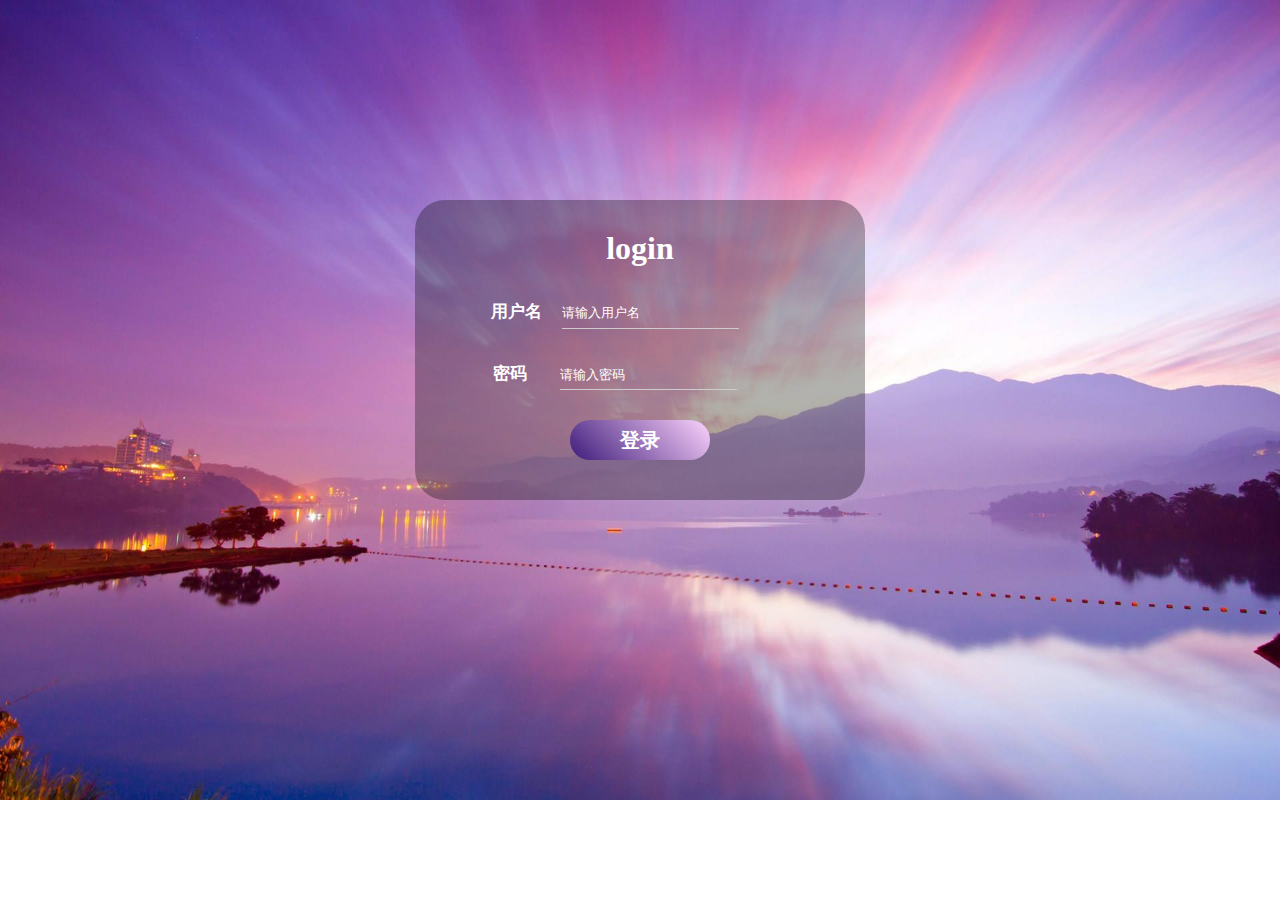
<file: index.html>
<!DOCTYPE html>
<html>
	<head>
		<meta charset="utf-8">
		<title>LOGIN</title>
		<link rel="stylesheet" type="text/css" href="./css/login_style.css"/>	
		<script type="text/javascript" src="./js/bg_change.js"></script>
	</head>
	<body>
		<!-- 登录格子开始 -->
		<div class="login_box">
			<form action="./html/home.html" method="GET">
				<h1>login</h1>
				<p><span>用户名</span><input type="text" name="username" placeholder="请输入用户名"/></p>
				<p><span>密码 &nbsp;&nbsp;</span><input type="password" name="pasword" placeholder="请输入密码"/></p>
				<p>
					<input type="submit" name="登录" class="signup_btn" value="登录"/>
				</p>	
			</form>
		</div>
		<!-- 登录盒子结束 -->
		<!-- 换肤按钮开始 -->
		<!-- <div class="change_bg">
			<p style="font-size: 20px;margin-top: 10px;">换肤</p>
			<ul>
				<li>
					<img src="../images/login_bg1.jpg" alt="夕阳">
					<p>夕阳</p>
				</li>
				<li>
					<img src="../images/login_bg2.jpg" alt="极夜">
					<p>极夜</p>
				</li>
				<li>
					<img src="../images/login_bg3.jpg" alt="晨曦">
					<p>晨曦</p>
				</li>
			</ul>
		</div> -->
		<!-- 换肤按钮结束 -->
	</body>
</html>
</file>
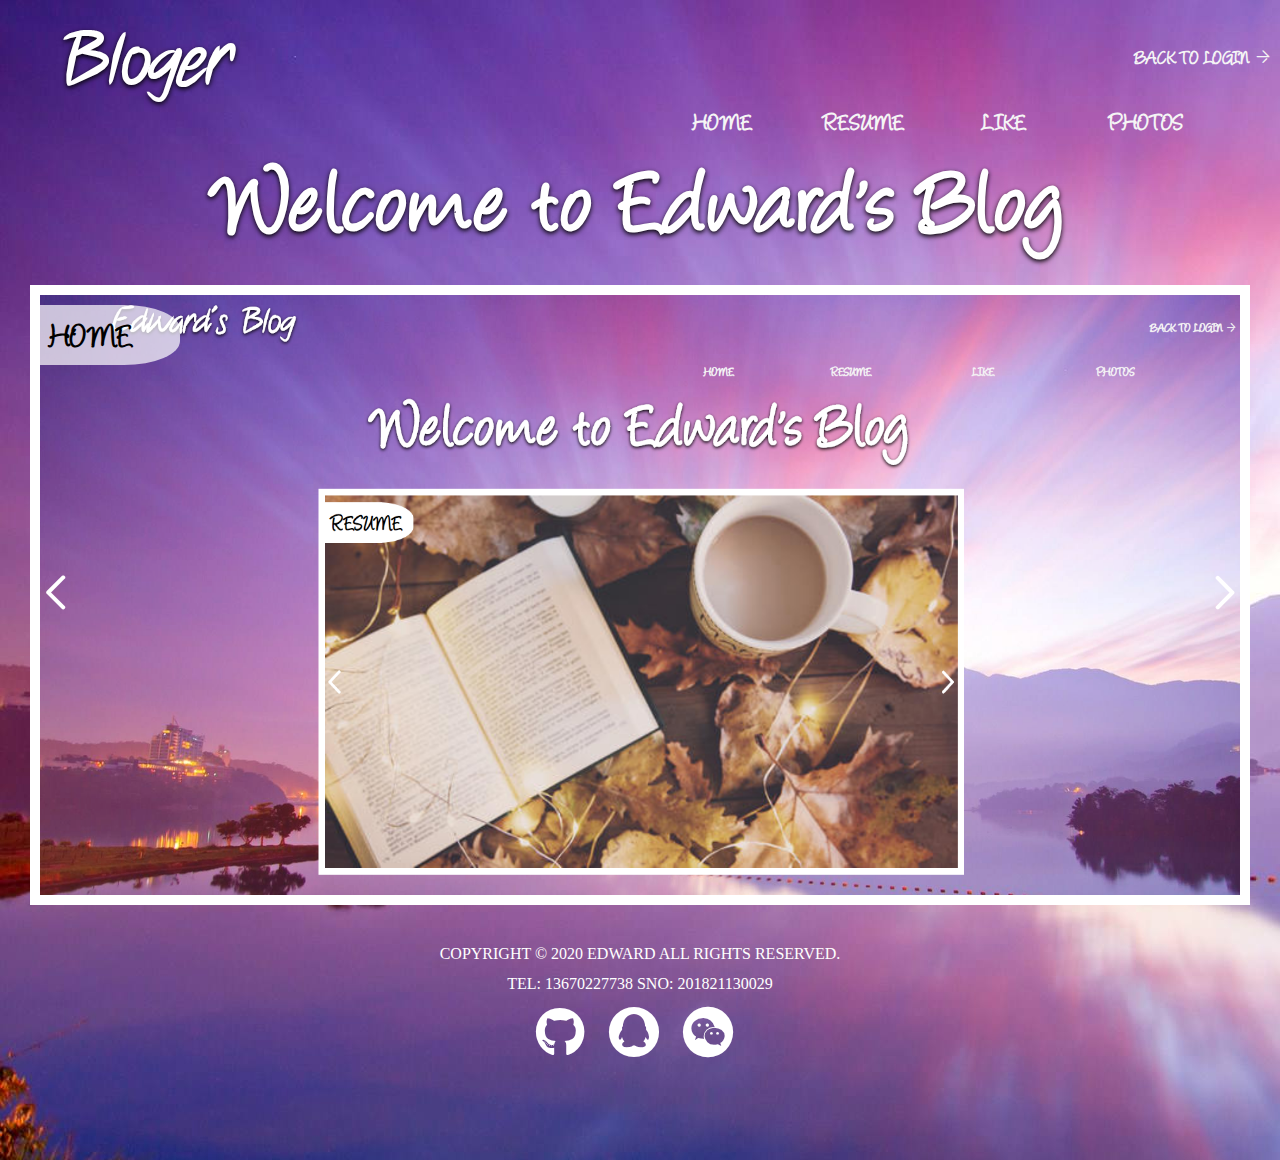
<file: html/home.html>
<!DOCTYPE html>
<html>
	<head>
		<meta charset="utf-8">
		<script type="text/javascript" src="../js/setheight.js"></script>
		<script type="text/javascript" src="../js/getname.js"></script>
		<link rel="stylesheet" href="../css/common.css">
		<link rel="stylesheet" href="../css/index.css">
		<script type="text/javascript" src="../js/animate.js"></script>
		<script type="text/javascript" src="../js/focus.js"></script>
		<title>HOME</title>
	</head>
	<body>
		<div class="common">
			<!-- 页眉开始 -->
			<header>
				<h1>
					<p class="uname">Bloger</p>
				</h1>
				<a class='.iconfont' onclick="window.location.href='../index.html'">BACK TO LOGIN</a> 
			</header>
			<!-- 页眉结束 -->
			<!-- 导航栏开始 -->
			<nav>
				<ul>
					<li><a href="./photos.html">PHOTOS</a></li>
					<li><a href="./like.html">LIKE</a></li>
					<li><a href="./resume.html">RESUME</a></li>
					<li><a href="./home.html">HOME</a></li>
				</ul>
			</nav>
			<!-- 导航栏结束 -->
			<!-- 内容开始 -->
			<div class="content">
				<h1></h1>
				<div class="focus">
					<a class="arrow-l"></a>
					<a class="arrow-r"></a>
					<ul>
						<li><a href="#"><p>HOME</p><img src="../images/focus1.png" alt="" title="HOME"></a></li>
						<li><a href="./resume.html"><p>RESUME</p><img src="../images/focus2.jpg" alt="" title="RESUME"></a></li>
						<li><a href="./like.html"><p>LIKE</p><img src="../images/focus3.jpg" alt="" title="LIKE"></a></li>
						<li><a href="./photos.html"><p>PHOTOS</p><img src="../images/focus4.jpg" alt="" title="PHOTOS"></a></li>
					</ul>
				</div>
			</div>
			<!-- 内容结束 -->
			<!-- 页脚开始 -->
			<footer>
				<p class="copyright">COPYRIGHT © 2020 EDWARD ALL RIGHTS RESERVED.</p>
				<p class="info">TEL: 13670227738 SNO: 201821130029</p>
				<div class="contact">
					<a href="https://github.com/z13670" class="github iconfont"></a>
					<a href="" class="qq iconfont"></a>
					<a href="" class="weixin iconfont"></a>
				</div>
			</footer>
			<!-- 页脚结束 -->
		</div>
		
	</body>
</html>
</file>
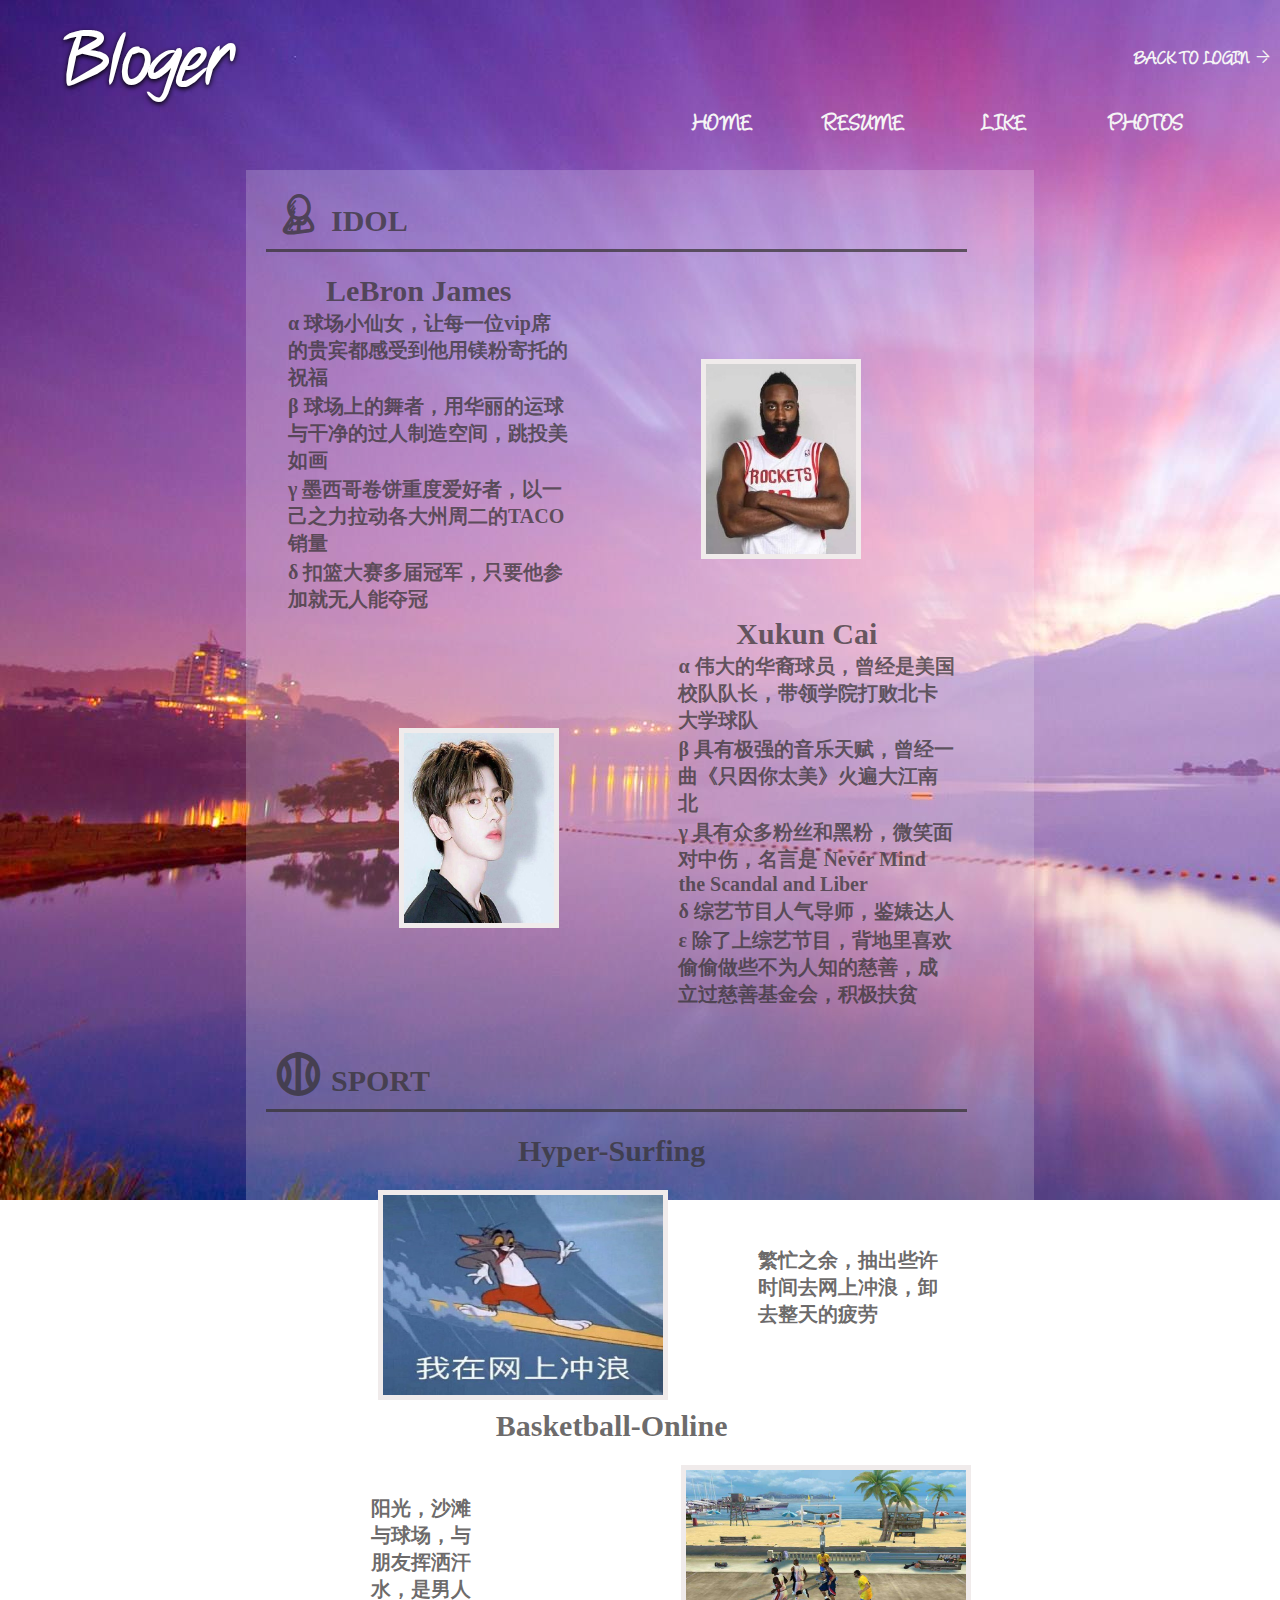
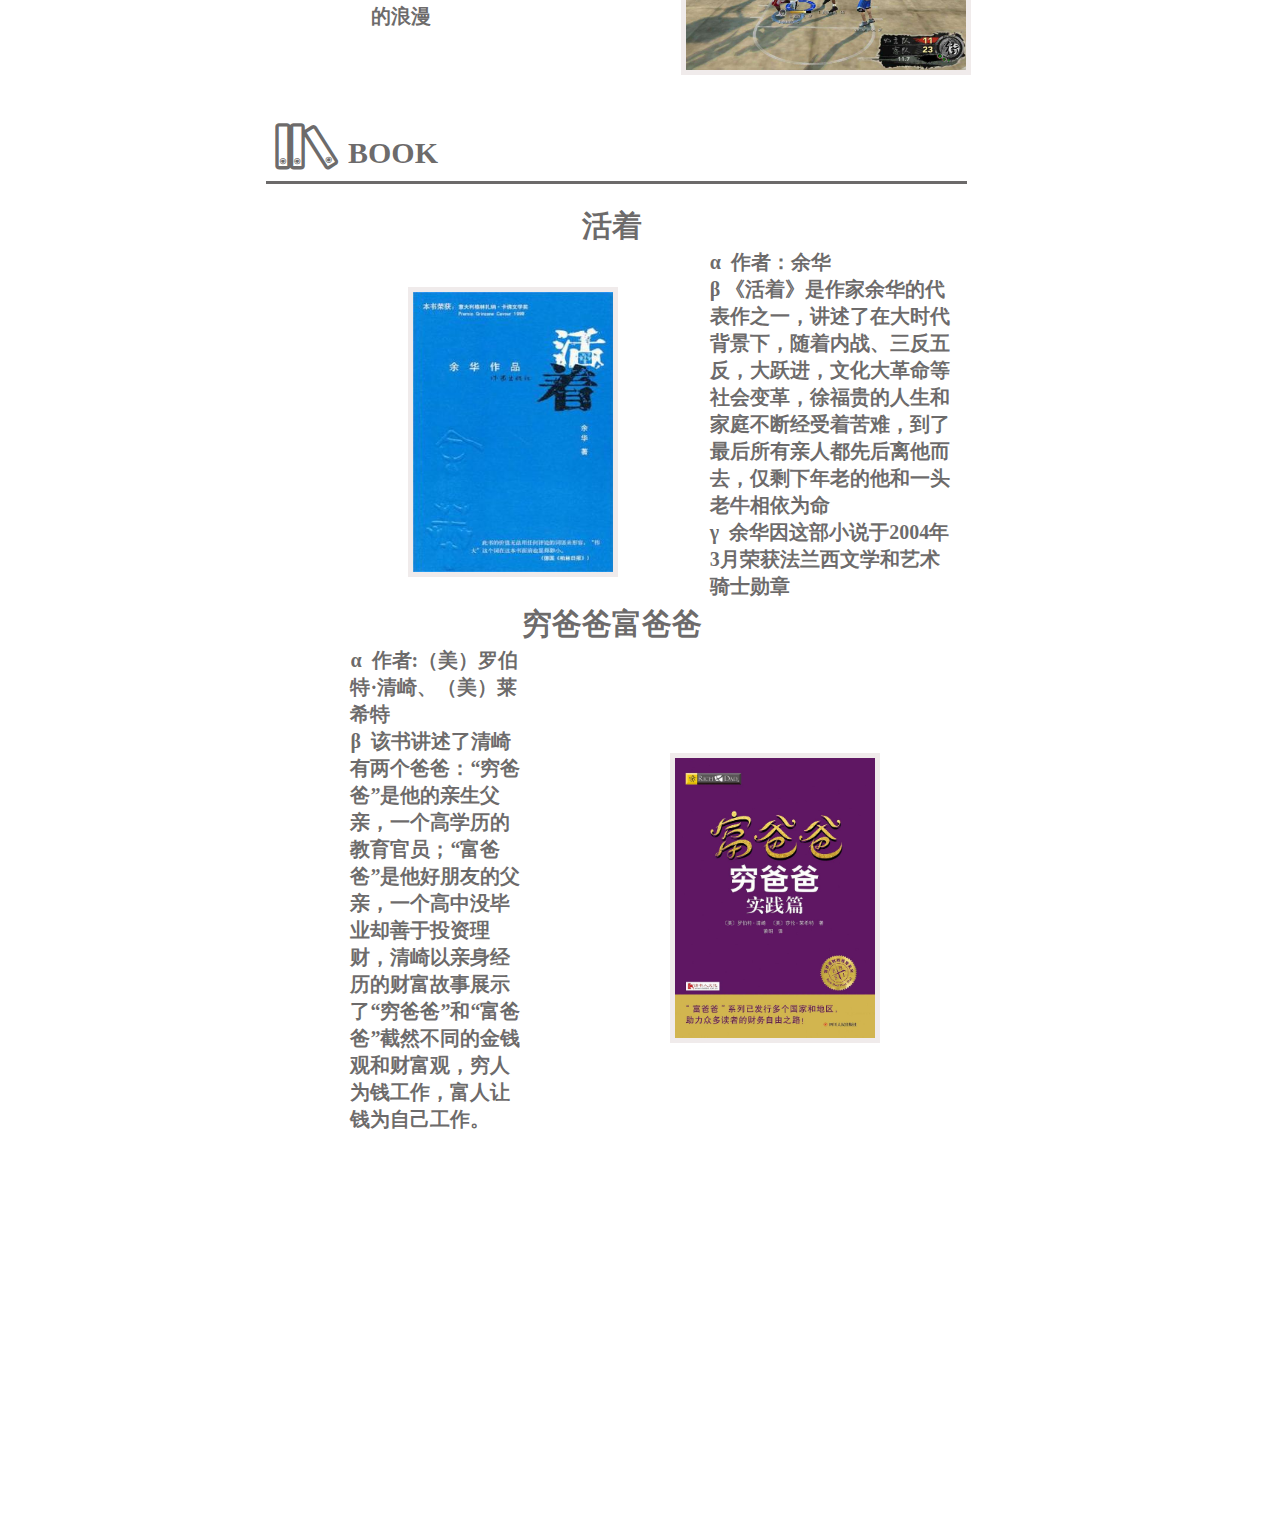
<file: html/like.html>
<!DOCTYPE html>
<html lang="en">
<head>
    <meta charset="UTF-8">
    <meta name="viewport" content="width=device-width, initial-scale=1.0">
    <title>LIKE</title>
    <script type="text/javascript" src="../js/setheight.js"></script>
    <link rel="stylesheet" href="../css/common.css">
    <link rel="stylesheet" href="../css/like.css">
    <script type="text/javascript" src="../js/getname.js"></script>
</head>
<body>
    <div class="common">
        <!-- 页眉开始 -->
        <header>
            <h1>
                <p class="uname">Bloger</p>
            </h1>
            <a class='.iconfont' onclick="window.location.href='../index.html'">BACK TO LOGIN</a> 
        </header>
        <!-- 页眉结束 -->
        <!-- 导航栏开始 -->
        <nav>
            <ul>
                <li><a href="./photos.html">PHOTOS</a></li>
                <li><a href="./like.html">LIKE</a></li>
                <li><a href="./resume.html">RESUME</a></li>
                <li><a href="./home.html">HOME</a></li>
            </ul>
        </nav>
        <!-- 导航栏结束 -->
        <!-- 内容开始 -->
        <form action="" class="content">
            <!-- 偶像部分开始 -->
            <h2><i class="iconfont idol"></i>IDOL</h2>
            <table>

                <tr class="thead">
                    <th>LeBron James</th>
                </tr>
                <tr>
                    <td>α 球场小仙女，让每一位vip席的贵宾都感受到他用镁粉寄托的祝福</td>
                    <td rowspan="4"><img src="../images/idol1.jpg" class="lbj boarder" alt=""></td>
                </tr>
                <tr>
                    <td>β 球场上的舞者，用华丽的运球与干净的过人制造空间，跳投美如画</td>
                </tr>
                <tr>
                    <td>γ 墨西哥卷饼重度爱好者，以一己之力拉动各大州周二的TACO销量</td>
                </tr>
                <tr>
                    <td>δ 扣篮大赛多届冠军，只要他参加就无人能夺冠</td>
                </tr>       
            </table>
            <table>
                <tr class="thead">
                    <th></th>
                    <th>Xukun Cai</th>
                </tr>
                <tr>
                    <td rowspan="5"><img src="../images/idol2.jpg" class="cxk boarder" alt=""></td>
                    <td>α 伟大的华裔球员，曾经是美国校队队长，带领学院打败北卡大学球队</td>
                </tr>
                <tr>
                    <td>β 具有极强的音乐天赋，曾经一曲《只因你太美》火遍大江南北</td>
                </tr>
                <tr>
                    <td>γ 具有众多粉丝和黑粉，微笑面对中伤，名言是 Never Mind the Scandal and Liber</td>
                </tr>
                <tr>
                    <td>δ 综艺节目人气导师，鉴婊达人</td>
                </tr>
                <tr>
                    <td>ε 除了上综艺节目，背地里喜欢偷偷做些不为人知的慈善，成立过慈善基金会，积极扶贫</td>
                </tr>  
            </table>
            <!-- 偶像部分结束 -->
            <!-- 运动部分开始 -->
            <h2><i class="iconfont sport"></i>SPORT</h2>
            <table>
                <tr class="thead">
                    <th colspan="2">Hyper-Surfing</th>
                </tr>
                <tr>
                    <td><img src="../images/sport1.jpg" class='surfing boarder' alt=""></td>
                    <td>繁忙之余，抽出些许时间去网上冲浪，卸去整天的疲劳</td>
                </tr>
            </table>
            <table>
                <tr class="thead">
                    <th colspan="2">Basketball-Online</th>
                </tr>
                <tr>
                    <td  style="padding-left: 15%;">阳光，沙滩与球场，与朋友挥洒汗水，是男人的浪漫</td>
                    <td><img src="../images/sport2.jpg" class='ball boarder' alt=""></td>
                </tr>
            </table>
            <!-- 运动部分结束 -->
            <!-- 书籍部分开始 -->
            <h2><i class="iconfont book"></i>BOOK</h2>
            <table>
                <table>
                    <tr class="thead">
                        <th colspan="2">活着</th>
                    </tr>
                    <tr>
                        <td><img src="../images/book1.jpg" class='huozhe boarder' alt=""></td>
                        <td>
                            <p>α &nbsp;作者：余华</p>
                            <p>β&nbsp;《活着》是作家余华的代表作之一，讲述了在大时代背景下，随着内战、三反五反，大跃进，文化大革命等社会变革，徐福贵的人生和家庭不断经受着苦难，到了最后所有亲人都先后离他而去，仅剩下年老的他和一头老牛相依为命</p>
                            <p>γ &nbsp;余华因这部小说于2004年3月荣获法兰西文学和艺术骑士勋章</p>
                        </td>
                    </tr>
                </table>
                <table>
                    <tr class="thead">
                        <th colspan="2">穷爸爸富爸爸</th>
                    </tr>
                    <tr>
                        <td style="padding-left: 12%;">
                            <p>α &nbsp;作者:（美）罗伯特·清崎、（美）莱希特</p>
                            <p>β &nbsp;该书讲述了清崎有两个爸爸：“穷爸爸”是他的亲生父亲，一个高学历的教育官员；“富爸爸”是他好朋友的父亲，一个高中没毕业却善于投资理财，清崎以亲身经历的财富故事展示了“穷爸爸”和“富爸爸”截然不同的金钱观和财富观，穷人为钱工作，富人让钱为自己工作。</p>
                        </td>
                        <td><img src="../images/book2.jpg" class='huozhe boarder' alt=""></td>
                    </tr>
                </table>
            </table>
            <!-- 书籍部分结束 -->
        </form>
        <!-- 内容结束 -->
        <!-- 页脚开始 -->
        <footer>
            <p class="copyright">COPYRIGHT © 2020 EDWARD ALL RIGHTS RESERVED.</p>
            <p class="info">TEL: 13670227738 SNO: 201821130029</p>
            <div class="contact">
                <a href="https://github.com/z13670" class="github iconfont"></a>
                <a href="" class="qq iconfont"></a>
                <a href="" class="weixin iconfont"></a>
            </div>
        </footer>
        <!-- 页脚结束 -->
    </div>
            
</body>
</html>
</file>
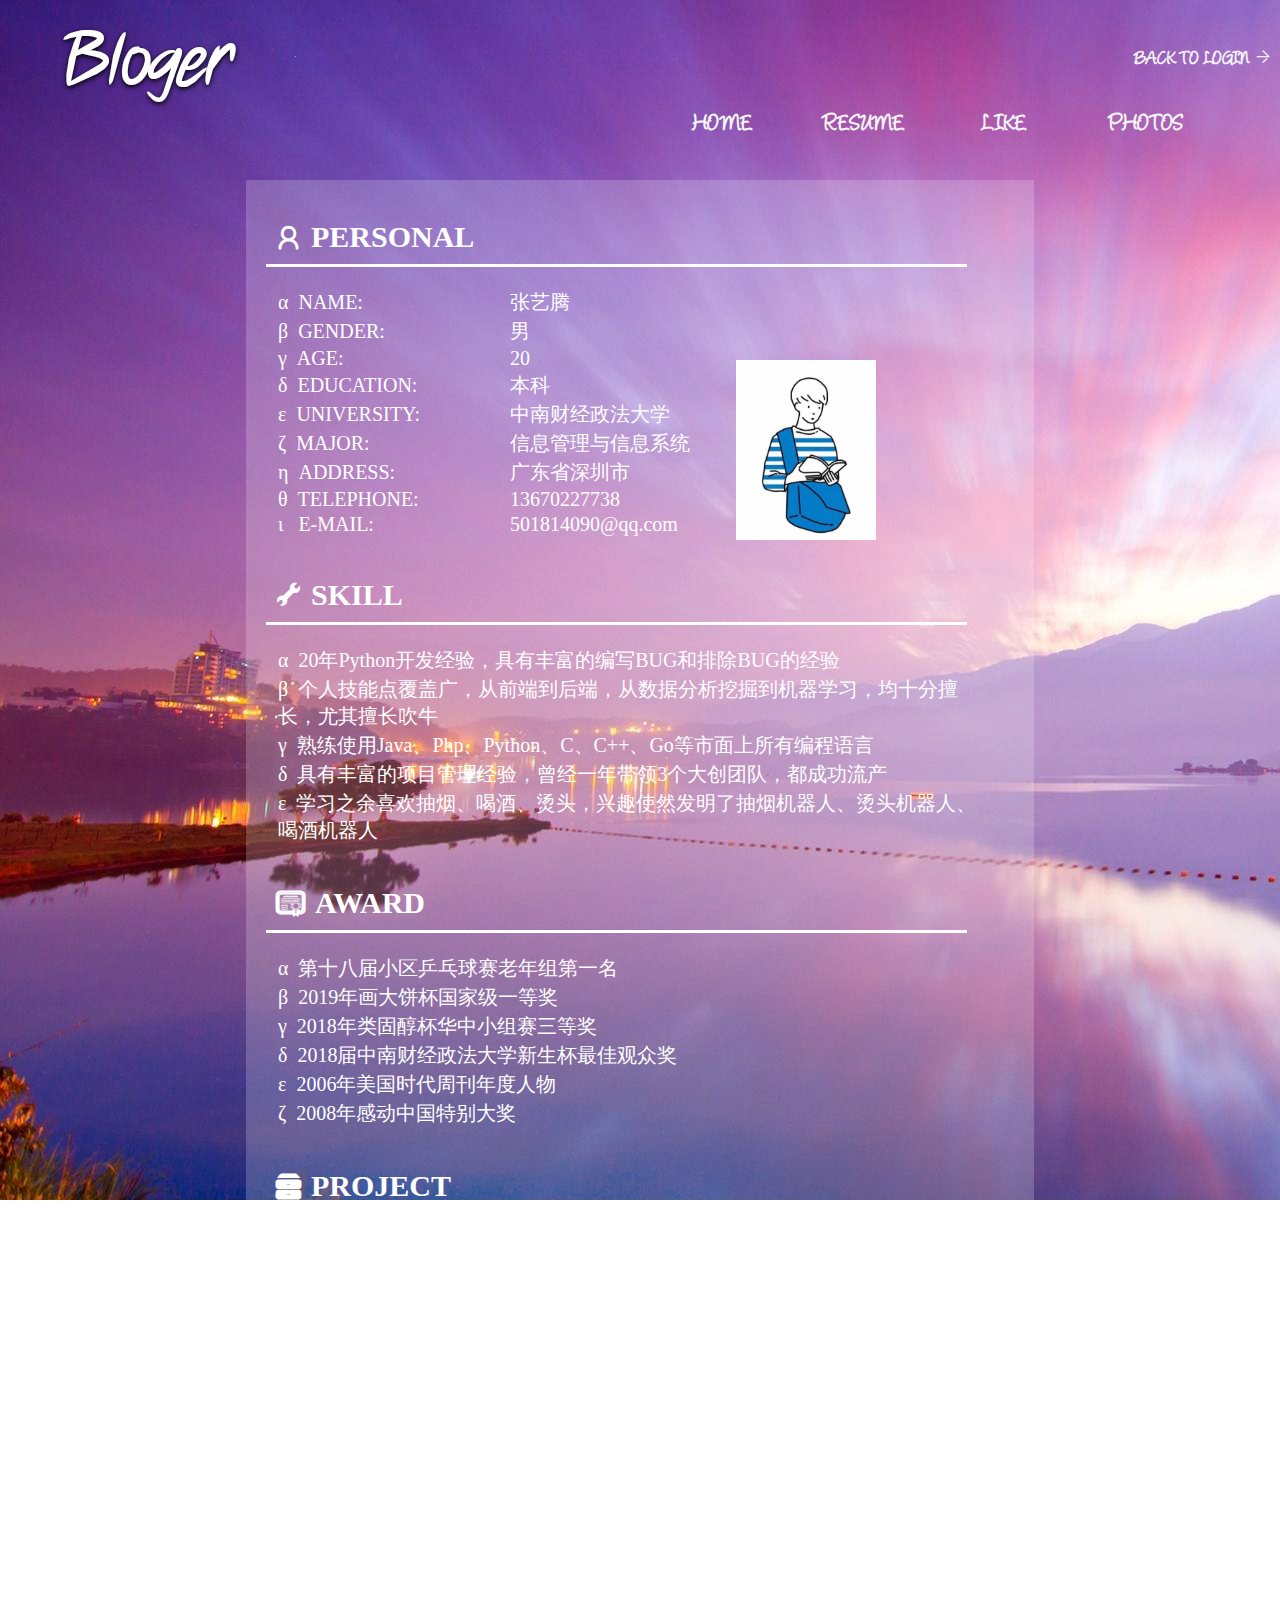
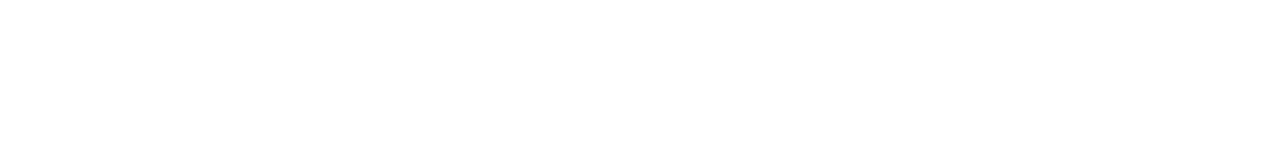
<file: html/resume.html>
<!DOCTYPE html>
<html lang="en">
<head>
    <meta charset="UTF-8">
    <meta name="viewport" content="width=device-width, initial-scale=1.0">
    <title>RESUME</title>
    <link rel="stylesheet" href="../css/common.css">
    <link rel="stylesheet" href="../css/resume.css">
    <script type="text/javascript" src="../js/getname.js"></script>
    <script type="text/javascript" src="../js/setheight.js"></script>
</head>
<body>
    <div class="common">
        <!-- 页眉开始 -->
        <header>
            <h1>
                <p class="uname">Bloger</p>
            </h1>
            <a class='.iconfont' onclick="window.location.href='../index.html'">BACK TO LOGIN</a> 
        </header>
        <!-- 页眉结束 -->
        <!-- 导航栏开始 -->
        <nav>
            <ul>
                <li><a href="./photos.html">PHOTOS</a></li>
                <li><a href="./like.html">LIKE</a></li>
                <li><a href="./resume.html">RESUME</a></li>
                <li><a href="./home.html">HOME</a></li>
            </ul>
        </nav>
        <!-- 导航栏结束 -->
        <!-- 简历开始 -->
        <form class="resume">   
            <h2><i class="iconfont self"></i>PERSONAL</h2>
            <table>
                <tr>
                    <td>α &nbsp;NAME: </td>
                    <td>张艺腾</td>
                </tr>
                <tr>
                    <td>β &nbsp;GENDER: </td>
                    <td>男</td>
                </tr>
                <tr>
                    <td>γ &nbsp;AGE: </td>
                    <td>20</td>
                </tr>
                <tr>
                    <td>δ &nbsp;EDUCATION: </td>
                    <td>本科</td>
                </tr>
                <tr>
                    <td>ε &nbsp;UNIVERSITY: </td>
                    <td>中南财经政法大学</td>
                </tr>
                <tr>
                    <td>ζ &nbsp;MAJOR: </td>
                    <td>信息管理与信息系统</td>
                </tr>
                <tr>
                    <td>η &nbsp;ADDRESS: </td>
                    <td>广东省深圳市</td>
                </tr>
                <tr>
                    <td>θ &nbsp;TELEPHONE: </td>
                    <td>13670227738</td>
                </tr>
                <tr>
                    <td>ι &nbsp;&nbsp;E-MAIL: </td>
                    <td>501814090@qq.com</td>
                </tr>
            </table>
            <h2><i class="iconfont skill"></i>SKILL</h2>
            <table>
                <tr>
                    <td>α &nbsp;20年Python开发经验，具有丰富的编写BUG和排除BUG的经验</td>
                </tr>
                <tr>
                    <td>β &nbsp;个人技能点覆盖广，从前端到后端，从数据分析挖掘到机器学习，均十分擅长，尤其擅长吹牛</td>
                </tr>
                <tr>
                    <td>γ &nbsp;熟练使用Java、Php、Python、C、C++、Go等市面上所有编程语言</td>
                </tr>
                <tr>
                    <td>δ &nbsp;具有丰富的项目管理经验，曾经一年带领3个大创团队，都成功流产</td>
                </tr>
                <tr>
                    <td>ε &nbsp;学习之余喜欢抽烟、喝酒、烫头，兴趣使然发明了抽烟机器人、烫头机器人、喝酒机器人</td>
                </tr>
            </table>
            <h2><i class="iconfont award"></i>AWARD</h2>
            <table>
                <tr>
                    <td>α &nbsp;第十八届小区乒乓球赛老年组第一名</td>
                </tr>
                <tr>
                    <td>β &nbsp;2019年画大饼杯国家级一等奖</td>
                </tr>
                <tr>
                    <td>γ &nbsp;2018年类固醇杯华中小组赛三等奖</td>
                </tr>
                <tr>
                    <td>δ &nbsp;2018届中南财经政法大学新生杯最佳观众奖</td>
                </tr>
                <tr>
                    <td>ε &nbsp;2006年美国时代周刊年度人物</td>
                </tr>
                <tr>
                    <td>ζ &nbsp;2008年感动中国特别大奖</td>
                </tr>
            </table>
            <h2><i class="iconfont project"></i>PROJECT</h2>
            <table>
                <tr>
                    <td>α &nbsp;参与过各大知名电商网站即互联网公司的亿元项目，如：淘宝、京东、支付宝等</td>
                </tr>
                <tr>
                    <td>β &nbsp;与两大通讯公司:中国移动和中国联通有密切往来，每月固定谈一次项目</td>
                </tr>
            </table>
        </form>
        <!-- 简历结束 -->
        <!-- 页脚开始 -->
        <footer>
            <p class="copyright">COPYRIGHT © 2020 EDWARD ALL RIGHTS RESERVED.</p>
            <p class="info">TEL: 13670227738 SNO: 201821130029</p>
            <div class="contact">
                <a href="https://github.com/z13670" class="github iconfont"></a>
                <a href="" class="qq iconfont"></a>
                <a href="" class="weixin iconfont"></a>
            </div>
        </footer>
        <!-- 页脚结束 -->
    </div>
            
</body>
</html>
</file>
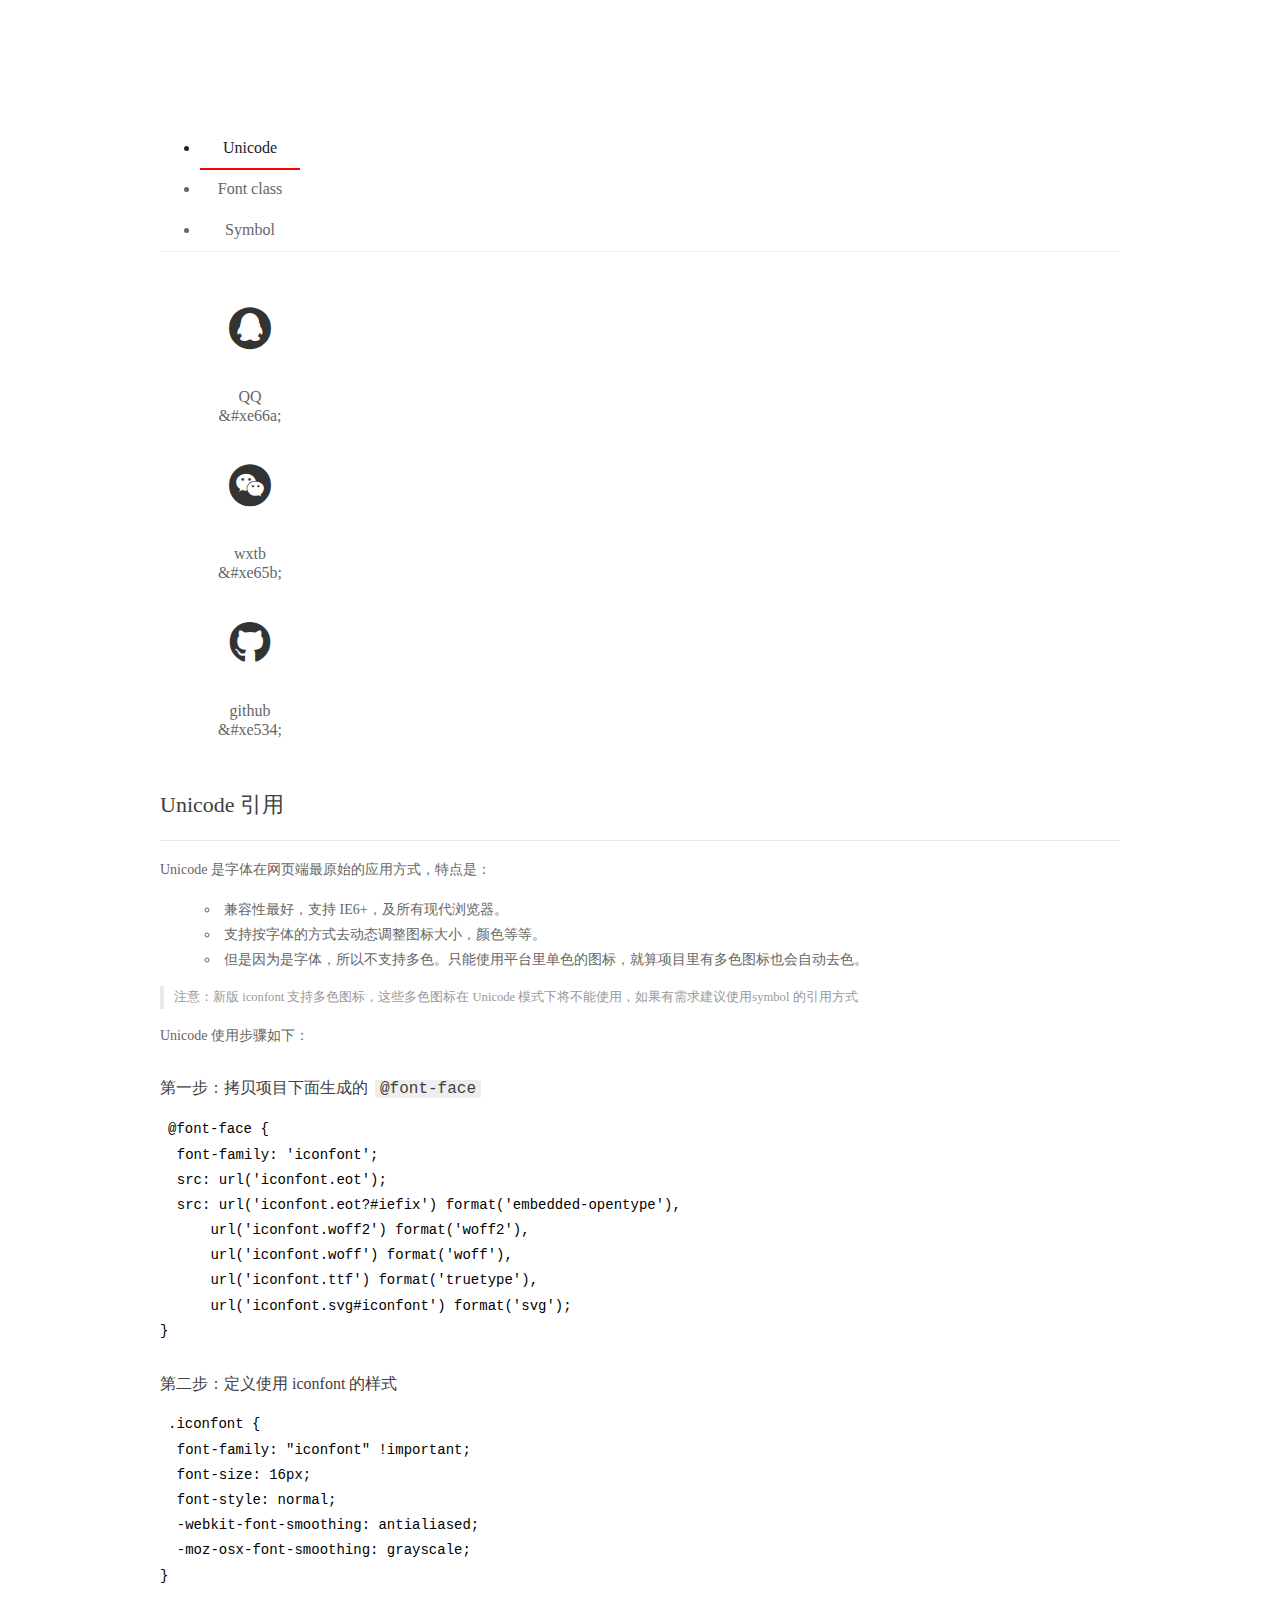
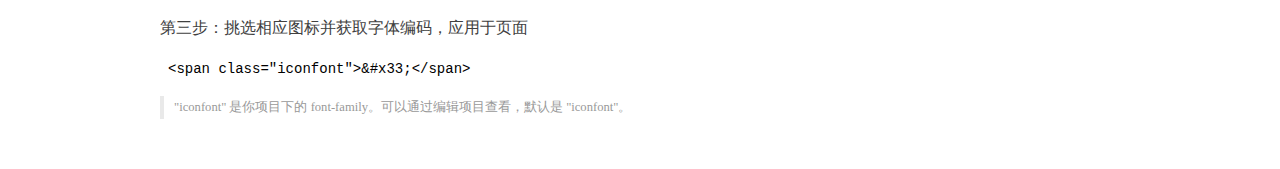
<file: icon/font_1qacger7x14/demo_index.html>
<!DOCTYPE html>
<html>
<head>
  <meta charset="utf-8"/>
  <title>IconFont Demo</title>
  <link rel="shortcut icon" href="https://img.alicdn.com/tps/i4/TB1_oz6GVXXXXaFXpXXJDFnIXXX-64-64.ico" type="image/x-icon"/>
  <link rel="stylesheet" href="https://g.alicdn.com/thx/cube/1.3.2/cube.min.css">
  <link rel="stylesheet" href="demo.css">
  <link rel="stylesheet" href="iconfont.css">
  <script src="iconfont.js"></script>
  <!-- jQuery -->
  <script src="https://a1.alicdn.com/oss/uploads/2018/12/26/7bfddb60-08e8-11e9-9b04-53e73bb6408b.js"></script>
  <!-- 代码高亮 -->
  <script src="https://a1.alicdn.com/oss/uploads/2018/12/26/a3f714d0-08e6-11e9-8a15-ebf944d7534c.js"></script>
</head>
<body>
  <div class="main">
    <h1 class="logo"><a href="https://www.iconfont.cn/" title="iconfont 首页" target="_blank">&#xe86b;</a></h1>
    <div class="nav-tabs">
      <ul id="tabs" class="dib-box">
        <li class="dib active"><span>Unicode</span></li>
        <li class="dib"><span>Font class</span></li>
        <li class="dib"><span>Symbol</span></li>
      </ul>
      
    </div>
    <div class="tab-container">
      <div class="content unicode" style="display: block;">
          <ul class="icon_lists dib-box">
          
            <li class="dib">
              <span class="icon iconfont">&#xe66a;</span>
                <div class="name">QQ</div>
                <div class="code-name">&amp;#xe66a;</div>
              </li>
          
            <li class="dib">
              <span class="icon iconfont">&#xe65b;</span>
                <div class="name">wxtb</div>
                <div class="code-name">&amp;#xe65b;</div>
              </li>
          
            <li class="dib">
              <span class="icon iconfont">&#xe534;</span>
                <div class="name">github</div>
                <div class="code-name">&amp;#xe534;</div>
              </li>
          
          </ul>
          <div class="article markdown">
          <h2 id="unicode-">Unicode 引用</h2>
          <hr>

          <p>Unicode 是字体在网页端最原始的应用方式，特点是：</p>
          <ul>
            <li>兼容性最好，支持 IE6+，及所有现代浏览器。</li>
            <li>支持按字体的方式去动态调整图标大小，颜色等等。</li>
            <li>但是因为是字体，所以不支持多色。只能使用平台里单色的图标，就算项目里有多色图标也会自动去色。</li>
          </ul>
          <blockquote>
            <p>注意：新版 iconfont 支持多色图标，这些多色图标在 Unicode 模式下将不能使用，如果有需求建议使用symbol 的引用方式</p>
          </blockquote>
          <p>Unicode 使用步骤如下：</p>
          <h3 id="-font-face">第一步：拷贝项目下面生成的 <code>@font-face</code></h3>
<pre><code class="language-css"
>@font-face {
  font-family: 'iconfont';
  src: url('iconfont.eot');
  src: url('iconfont.eot?#iefix') format('embedded-opentype'),
      url('iconfont.woff2') format('woff2'),
      url('iconfont.woff') format('woff'),
      url('iconfont.ttf') format('truetype'),
      url('iconfont.svg#iconfont') format('svg');
}
</code></pre>
          <h3 id="-iconfont-">第二步：定义使用 iconfont 的样式</h3>
<pre><code class="language-css"
>.iconfont {
  font-family: "iconfont" !important;
  font-size: 16px;
  font-style: normal;
  -webkit-font-smoothing: antialiased;
  -moz-osx-font-smoothing: grayscale;
}
</code></pre>
          <h3 id="-">第三步：挑选相应图标并获取字体编码，应用于页面</h3>
<pre>
<code class="language-html"
>&lt;span class="iconfont"&gt;&amp;#x33;&lt;/span&gt;
</code></pre>
          <blockquote>
            <p>"iconfont" 是你项目下的 font-family。可以通过编辑项目查看，默认是 "iconfont"。</p>
          </blockquote>
          </div>
      </div>
      <div class="content font-class">
        <ul class="icon_lists dib-box">
          
          <li class="dib">
            <span class="icon iconfont icon-qq"></span>
            <div class="name">
              QQ
            </div>
            <div class="code-name">.icon-qq
            </div>
          </li>
          
          <li class="dib">
            <span class="icon iconfont icon-wxtb"></span>
            <div class="name">
              wxtb
            </div>
            <div class="code-name">.icon-wxtb
            </div>
          </li>
          
          <li class="dib">
            <span class="icon iconfont icon-github"></span>
            <div class="name">
              github
            </div>
            <div class="code-name">.icon-github
            </div>
          </li>
          
        </ul>
        <div class="article markdown">
        <h2 id="font-class-">font-class 引用</h2>
        <hr>

        <p>font-class 是 Unicode 使用方式的一种变种，主要是解决 Unicode 书写不直观，语意不明确的问题。</p>
        <p>与 Unicode 使用方式相比，具有如下特点：</p>
        <ul>
          <li>兼容性良好，支持 IE8+，及所有现代浏览器。</li>
          <li>相比于 Unicode 语意明确，书写更直观。可以很容易分辨这个 icon 是什么。</li>
          <li>因为使用 class 来定义图标，所以当要替换图标时，只需要修改 class 里面的 Unicode 引用。</li>
          <li>不过因为本质上还是使用的字体，所以多色图标还是不支持的。</li>
        </ul>
        <p>使用步骤如下：</p>
        <h3 id="-fontclass-">第一步：引入项目下面生成的 fontclass 代码：</h3>
<pre><code class="language-html">&lt;link rel="stylesheet" href="./iconfont.css"&gt;
</code></pre>
        <h3 id="-">第二步：挑选相应图标并获取类名，应用于页面：</h3>
<pre><code class="language-html">&lt;span class="iconfont icon-xxx"&gt;&lt;/span&gt;
</code></pre>
        <blockquote>
          <p>"
            iconfont" 是你项目下的 font-family。可以通过编辑项目查看，默认是 "iconfont"。</p>
        </blockquote>
      </div>
      </div>
      <div class="content symbol">
          <ul class="icon_lists dib-box">
          
            <li class="dib">
                <svg class="icon svg-icon" aria-hidden="true">
                  <use xlink:href="#icon-qq"></use>
                </svg>
                <div class="name">QQ</div>
                <div class="code-name">#icon-qq</div>
            </li>
          
            <li class="dib">
                <svg class="icon svg-icon" aria-hidden="true">
                  <use xlink:href="#icon-wxtb"></use>
                </svg>
                <div class="name">wxtb</div>
                <div class="code-name">#icon-wxtb</div>
            </li>
          
            <li class="dib">
                <svg class="icon svg-icon" aria-hidden="true">
                  <use xlink:href="#icon-github"></use>
                </svg>
                <div class="name">github</div>
                <div class="code-name">#icon-github</div>
            </li>
          
          </ul>
          <div class="article markdown">
          <h2 id="symbol-">Symbol 引用</h2>
          <hr>

          <p>这是一种全新的使用方式，应该说这才是未来的主流，也是平台目前推荐的用法。相关介绍可以参考这篇<a href="">文章</a>
            这种用法其实是做了一个 SVG 的集合，与另外两种相比具有如下特点：</p>
          <ul>
            <li>支持多色图标了，不再受单色限制。</li>
            <li>通过一些技巧，支持像字体那样，通过 <code>font-size</code>, <code>color</code> 来调整样式。</li>
            <li>兼容性较差，支持 IE9+，及现代浏览器。</li>
            <li>浏览器渲染 SVG 的性能一般，还不如 png。</li>
          </ul>
          <p>使用步骤如下：</p>
          <h3 id="-symbol-">第一步：引入项目下面生成的 symbol 代码：</h3>
<pre><code class="language-html">&lt;script src="./iconfont.js"&gt;&lt;/script&gt;
</code></pre>
          <h3 id="-css-">第二步：加入通用 CSS 代码（引入一次就行）：</h3>
<pre><code class="language-html">&lt;style&gt;
.icon {
  width: 1em;
  height: 1em;
  vertical-align: -0.15em;
  fill: currentColor;
  overflow: hidden;
}
&lt;/style&gt;
</code></pre>
          <h3 id="-">第三步：挑选相应图标并获取类名，应用于页面：</h3>
<pre><code class="language-html">&lt;svg class="icon" aria-hidden="true"&gt;
  &lt;use xlink:href="#icon-xxx"&gt;&lt;/use&gt;
&lt;/svg&gt;
</code></pre>
          </div>
      </div>

    </div>
  </div>
  <script>
  $(document).ready(function () {
      $('.tab-container .content:first').show()

      $('#tabs li').click(function (e) {
        var tabContent = $('.tab-container .content')
        var index = $(this).index()

        if ($(this).hasClass('active')) {
          return
        } else {
          $('#tabs li').removeClass('active')
          $(this).addClass('active')

          tabContent.hide().eq(index).fadeIn()
        }
      })
    })
  </script>
</body>
</html>
</file>
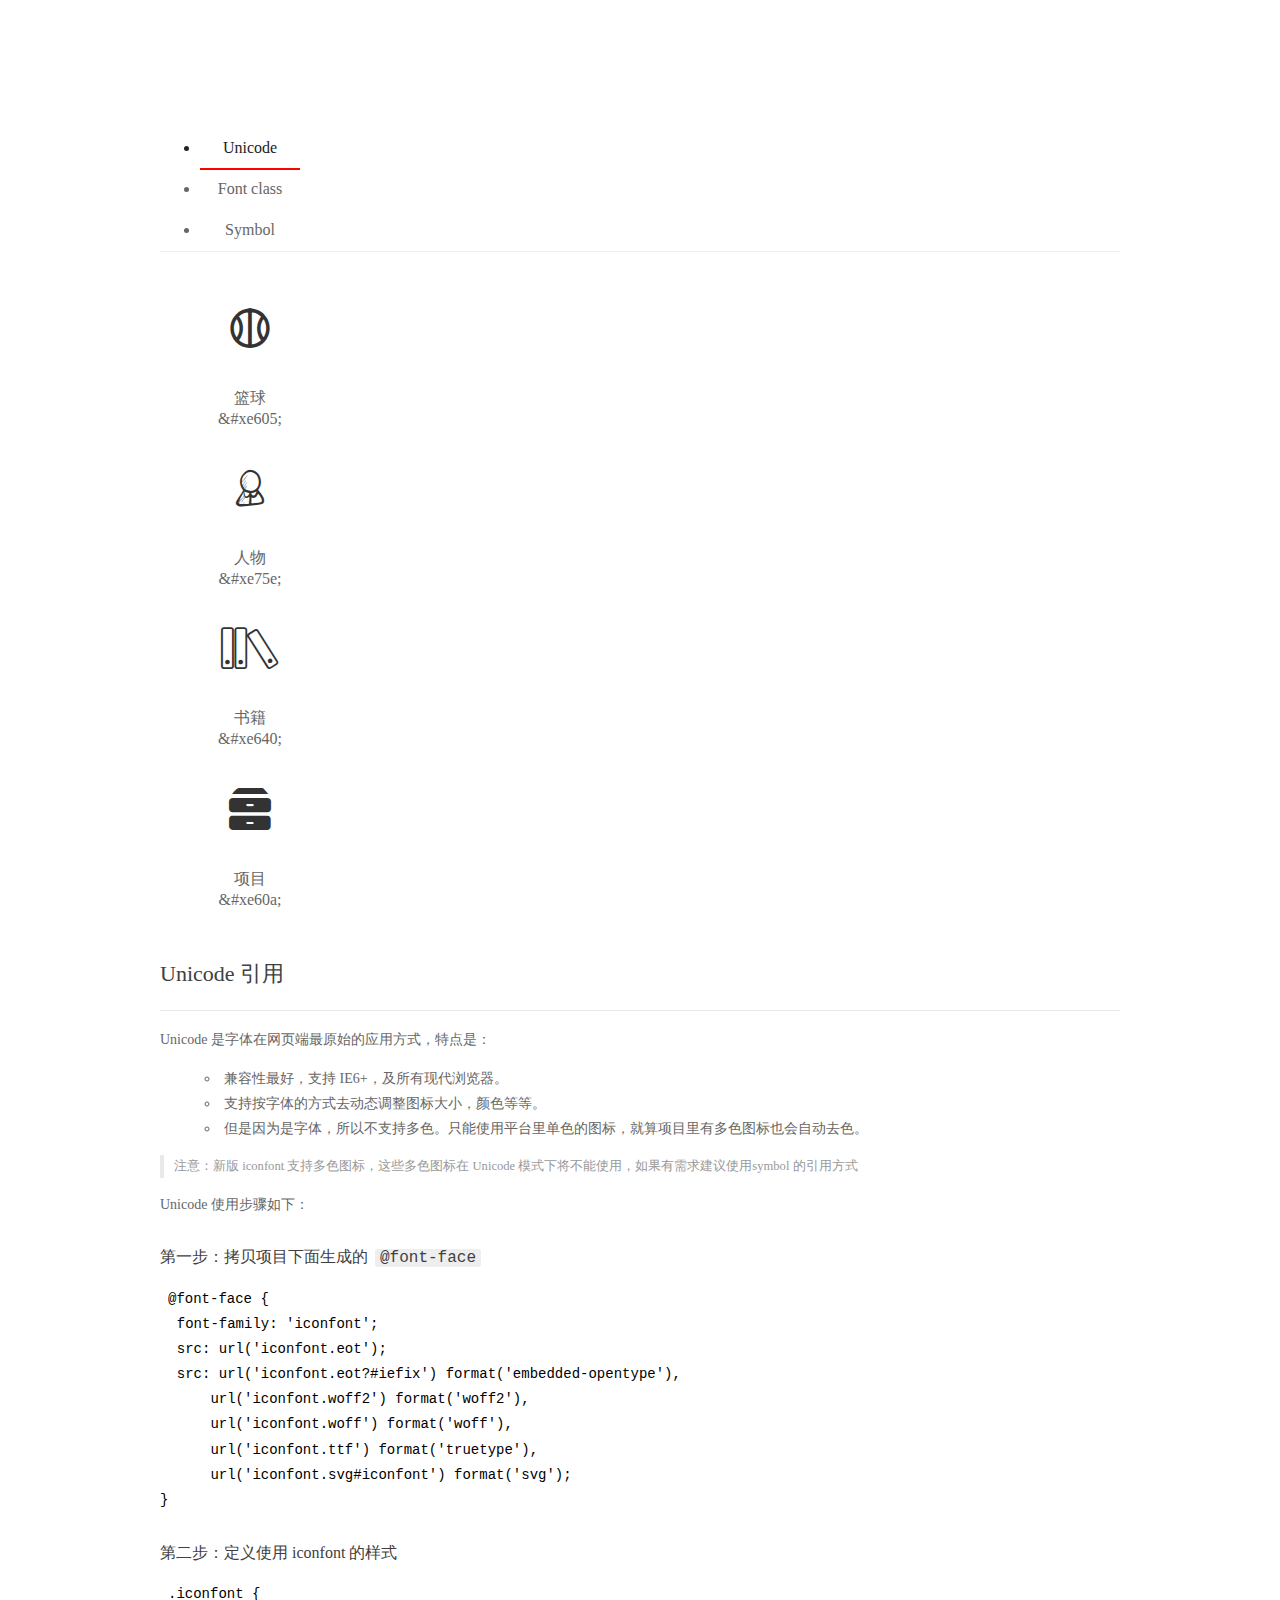
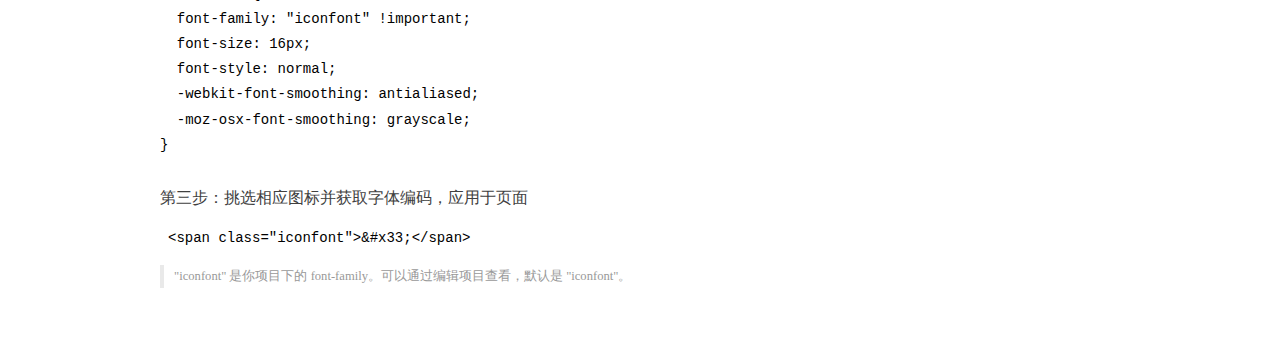
<file: icon/font_d17c7u09v9i/demo_index.html>
<!DOCTYPE html>
<html>
<head>
  <meta charset="utf-8"/>
  <title>IconFont Demo</title>
  <link rel="shortcut icon" href="https://img.alicdn.com/tps/i4/TB1_oz6GVXXXXaFXpXXJDFnIXXX-64-64.ico" type="image/x-icon"/>
  <link rel="stylesheet" href="https://g.alicdn.com/thx/cube/1.3.2/cube.min.css">
  <link rel="stylesheet" href="demo.css">
  <link rel="stylesheet" href="iconfont.css">
  <script src="iconfont.js"></script>
  <!-- jQuery -->
  <script src="https://a1.alicdn.com/oss/uploads/2018/12/26/7bfddb60-08e8-11e9-9b04-53e73bb6408b.js"></script>
  <!-- 代码高亮 -->
  <script src="https://a1.alicdn.com/oss/uploads/2018/12/26/a3f714d0-08e6-11e9-8a15-ebf944d7534c.js"></script>
</head>
<body>
  <div class="main">
    <h1 class="logo"><a href="https://www.iconfont.cn/" title="iconfont 首页" target="_blank">&#xe86b;</a></h1>
    <div class="nav-tabs">
      <ul id="tabs" class="dib-box">
        <li class="dib active"><span>Unicode</span></li>
        <li class="dib"><span>Font class</span></li>
        <li class="dib"><span>Symbol</span></li>
      </ul>
      
    </div>
    <div class="tab-container">
      <div class="content unicode" style="display: block;">
          <ul class="icon_lists dib-box">
          
            <li class="dib">
              <span class="icon iconfont">&#xe605;</span>
                <div class="name">篮球</div>
                <div class="code-name">&amp;#xe605;</div>
              </li>
          
            <li class="dib">
              <span class="icon iconfont">&#xe75e;</span>
                <div class="name">人物</div>
                <div class="code-name">&amp;#xe75e;</div>
              </li>
          
            <li class="dib">
              <span class="icon iconfont">&#xe640;</span>
                <div class="name">书籍</div>
                <div class="code-name">&amp;#xe640;</div>
              </li>
          
            <li class="dib">
              <span class="icon iconfont">&#xe60a;</span>
                <div class="name">项目</div>
                <div class="code-name">&amp;#xe60a;</div>
              </li>
          
          </ul>
          <div class="article markdown">
          <h2 id="unicode-">Unicode 引用</h2>
          <hr>

          <p>Unicode 是字体在网页端最原始的应用方式，特点是：</p>
          <ul>
            <li>兼容性最好，支持 IE6+，及所有现代浏览器。</li>
            <li>支持按字体的方式去动态调整图标大小，颜色等等。</li>
            <li>但是因为是字体，所以不支持多色。只能使用平台里单色的图标，就算项目里有多色图标也会自动去色。</li>
          </ul>
          <blockquote>
            <p>注意：新版 iconfont 支持多色图标，这些多色图标在 Unicode 模式下将不能使用，如果有需求建议使用symbol 的引用方式</p>
          </blockquote>
          <p>Unicode 使用步骤如下：</p>
          <h3 id="-font-face">第一步：拷贝项目下面生成的 <code>@font-face</code></h3>
<pre><code class="language-css"
>@font-face {
  font-family: 'iconfont';
  src: url('iconfont.eot');
  src: url('iconfont.eot?#iefix') format('embedded-opentype'),
      url('iconfont.woff2') format('woff2'),
      url('iconfont.woff') format('woff'),
      url('iconfont.ttf') format('truetype'),
      url('iconfont.svg#iconfont') format('svg');
}
</code></pre>
          <h3 id="-iconfont-">第二步：定义使用 iconfont 的样式</h3>
<pre><code class="language-css"
>.iconfont {
  font-family: "iconfont" !important;
  font-size: 16px;
  font-style: normal;
  -webkit-font-smoothing: antialiased;
  -moz-osx-font-smoothing: grayscale;
}
</code></pre>
          <h3 id="-">第三步：挑选相应图标并获取字体编码，应用于页面</h3>
<pre>
<code class="language-html"
>&lt;span class="iconfont"&gt;&amp;#x33;&lt;/span&gt;
</code></pre>
          <blockquote>
            <p>"iconfont" 是你项目下的 font-family。可以通过编辑项目查看，默认是 "iconfont"。</p>
          </blockquote>
          </div>
      </div>
      <div class="content font-class">
        <ul class="icon_lists dib-box">
          
          <li class="dib">
            <span class="icon iconfont icon-lanqiu"></span>
            <div class="name">
              篮球
            </div>
            <div class="code-name">.icon-lanqiu
            </div>
          </li>
          
          <li class="dib">
            <span class="icon iconfont icon-tuya_huabanfuben"></span>
            <div class="name">
              人物
            </div>
            <div class="code-name">.icon-tuya_huabanfuben
            </div>
          </li>
          
          <li class="dib">
            <span class="icon iconfont icon-ziyuan"></span>
            <div class="name">
              书籍
            </div>
            <div class="code-name">.icon-ziyuan
            </div>
          </li>
          
          <li class="dib">
            <span class="icon iconfont icon-xiangmu"></span>
            <div class="name">
              项目
            </div>
            <div class="code-name">.icon-xiangmu
            </div>
          </li>
          
        </ul>
        <div class="article markdown">
        <h2 id="font-class-">font-class 引用</h2>
        <hr>

        <p>font-class 是 Unicode 使用方式的一种变种，主要是解决 Unicode 书写不直观，语意不明确的问题。</p>
        <p>与 Unicode 使用方式相比，具有如下特点：</p>
        <ul>
          <li>兼容性良好，支持 IE8+，及所有现代浏览器。</li>
          <li>相比于 Unicode 语意明确，书写更直观。可以很容易分辨这个 icon 是什么。</li>
          <li>因为使用 class 来定义图标，所以当要替换图标时，只需要修改 class 里面的 Unicode 引用。</li>
          <li>不过因为本质上还是使用的字体，所以多色图标还是不支持的。</li>
        </ul>
        <p>使用步骤如下：</p>
        <h3 id="-fontclass-">第一步：引入项目下面生成的 fontclass 代码：</h3>
<pre><code class="language-html">&lt;link rel="stylesheet" href="./iconfont.css"&gt;
</code></pre>
        <h3 id="-">第二步：挑选相应图标并获取类名，应用于页面：</h3>
<pre><code class="language-html">&lt;span class="iconfont icon-xxx"&gt;&lt;/span&gt;
</code></pre>
        <blockquote>
          <p>"
            iconfont" 是你项目下的 font-family。可以通过编辑项目查看，默认是 "iconfont"。</p>
        </blockquote>
      </div>
      </div>
      <div class="content symbol">
          <ul class="icon_lists dib-box">
          
            <li class="dib">
                <svg class="icon svg-icon" aria-hidden="true">
                  <use xlink:href="#icon-lanqiu"></use>
                </svg>
                <div class="name">篮球</div>
                <div class="code-name">#icon-lanqiu</div>
            </li>
          
            <li class="dib">
                <svg class="icon svg-icon" aria-hidden="true">
                  <use xlink:href="#icon-tuya_huabanfuben"></use>
                </svg>
                <div class="name">人物</div>
                <div class="code-name">#icon-tuya_huabanfuben</div>
            </li>
          
            <li class="dib">
                <svg class="icon svg-icon" aria-hidden="true">
                  <use xlink:href="#icon-ziyuan"></use>
                </svg>
                <div class="name">书籍</div>
                <div class="code-name">#icon-ziyuan</div>
            </li>
          
            <li class="dib">
                <svg class="icon svg-icon" aria-hidden="true">
                  <use xlink:href="#icon-xiangmu"></use>
                </svg>
                <div class="name">项目</div>
                <div class="code-name">#icon-xiangmu</div>
            </li>
          
          </ul>
          <div class="article markdown">
          <h2 id="symbol-">Symbol 引用</h2>
          <hr>

          <p>这是一种全新的使用方式，应该说这才是未来的主流，也是平台目前推荐的用法。相关介绍可以参考这篇<a href="">文章</a>
            这种用法其实是做了一个 SVG 的集合，与另外两种相比具有如下特点：</p>
          <ul>
            <li>支持多色图标了，不再受单色限制。</li>
            <li>通过一些技巧，支持像字体那样，通过 <code>font-size</code>, <code>color</code> 来调整样式。</li>
            <li>兼容性较差，支持 IE9+，及现代浏览器。</li>
            <li>浏览器渲染 SVG 的性能一般，还不如 png。</li>
          </ul>
          <p>使用步骤如下：</p>
          <h3 id="-symbol-">第一步：引入项目下面生成的 symbol 代码：</h3>
<pre><code class="language-html">&lt;script src="./iconfont.js"&gt;&lt;/script&gt;
</code></pre>
          <h3 id="-css-">第二步：加入通用 CSS 代码（引入一次就行）：</h3>
<pre><code class="language-html">&lt;style&gt;
.icon {
  width: 1em;
  height: 1em;
  vertical-align: -0.15em;
  fill: currentColor;
  overflow: hidden;
}
&lt;/style&gt;
</code></pre>
          <h3 id="-">第三步：挑选相应图标并获取类名，应用于页面：</h3>
<pre><code class="language-html">&lt;svg class="icon" aria-hidden="true"&gt;
  &lt;use xlink:href="#icon-xxx"&gt;&lt;/use&gt;
&lt;/svg&gt;
</code></pre>
          </div>
      </div>

    </div>
  </div>
  <script>
  $(document).ready(function () {
      $('.tab-container .content:first').show()

      $('#tabs li').click(function (e) {
        var tabContent = $('.tab-container .content')
        var index = $(this).index()

        if ($(this).hasClass('active')) {
          return
        } else {
          $('#tabs li').removeClass('active')
          $(this).addClass('active')

          tabContent.hide().eq(index).fadeIn()
        }
      })
    })
  </script>
</body>
</html>
</file>
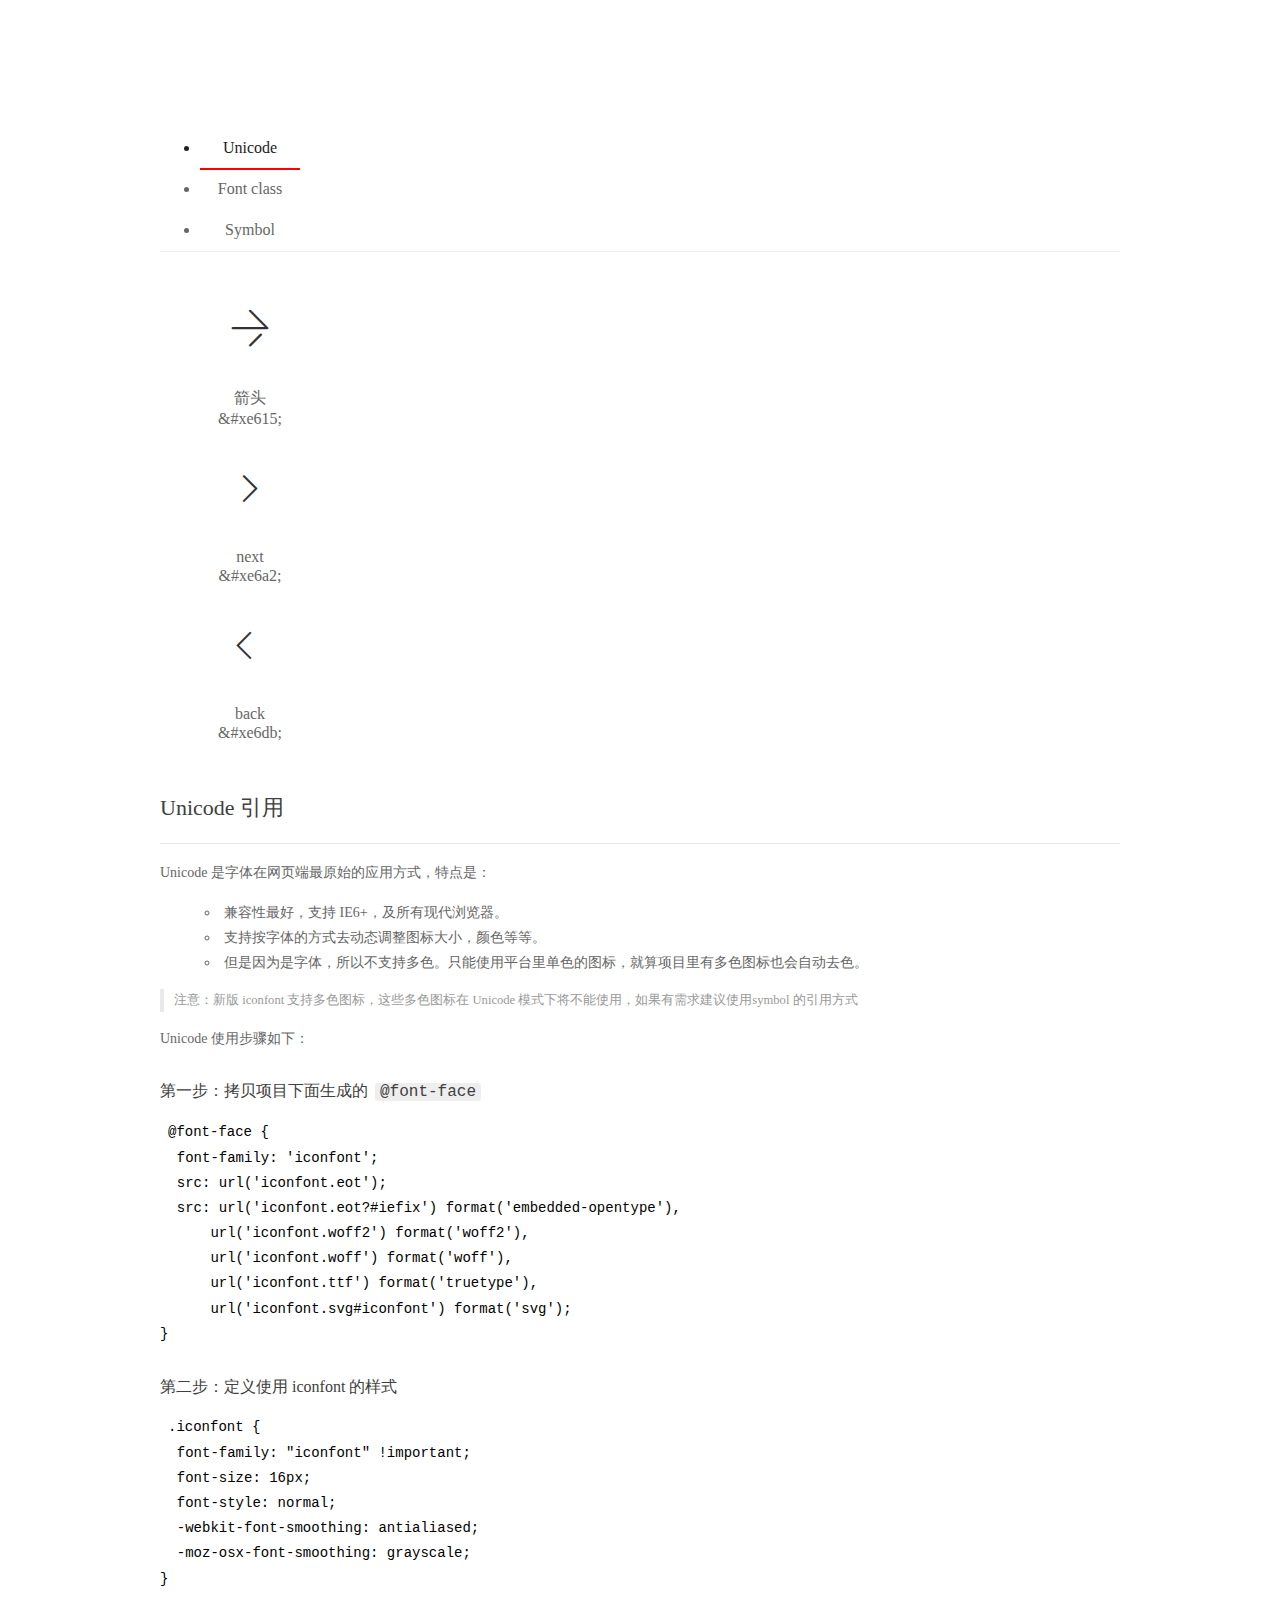
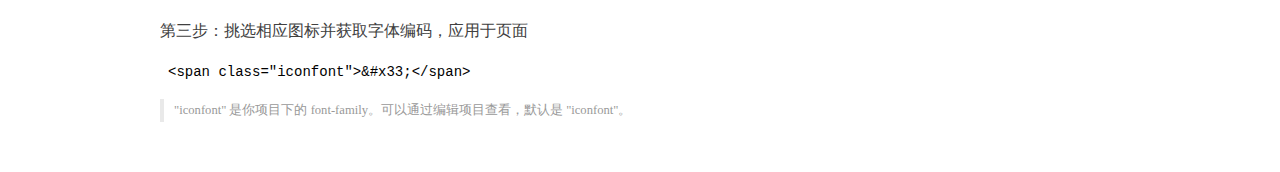
<file: icon/font_d1n4d0rruzk/demo_index.html>
<!DOCTYPE html>
<html>
<head>
  <meta charset="utf-8"/>
  <title>IconFont Demo</title>
  <link rel="shortcut icon" href="https://img.alicdn.com/tps/i4/TB1_oz6GVXXXXaFXpXXJDFnIXXX-64-64.ico" type="image/x-icon"/>
  <link rel="stylesheet" href="https://g.alicdn.com/thx/cube/1.3.2/cube.min.css">
  <link rel="stylesheet" href="demo.css">
  <link rel="stylesheet" href="iconfont.css">
  <script src="iconfont.js"></script>
  <!-- jQuery -->
  <script src="https://a1.alicdn.com/oss/uploads/2018/12/26/7bfddb60-08e8-11e9-9b04-53e73bb6408b.js"></script>
  <!-- 代码高亮 -->
  <script src="https://a1.alicdn.com/oss/uploads/2018/12/26/a3f714d0-08e6-11e9-8a15-ebf944d7534c.js"></script>
</head>
<body>
  <div class="main">
    <h1 class="logo"><a href="https://www.iconfont.cn/" title="iconfont 首页" target="_blank">&#xe86b;</a></h1>
    <div class="nav-tabs">
      <ul id="tabs" class="dib-box">
        <li class="dib active"><span>Unicode</span></li>
        <li class="dib"><span>Font class</span></li>
        <li class="dib"><span>Symbol</span></li>
      </ul>
      
    </div>
    <div class="tab-container">
      <div class="content unicode" style="display: block;">
          <ul class="icon_lists dib-box">
          
            <li class="dib">
              <span class="icon iconfont">&#xe615;</span>
                <div class="name">箭头</div>
                <div class="code-name">&amp;#xe615;</div>
              </li>
          
            <li class="dib">
              <span class="icon iconfont">&#xe6a2;</span>
                <div class="name">next</div>
                <div class="code-name">&amp;#xe6a2;</div>
              </li>
          
            <li class="dib">
              <span class="icon iconfont">&#xe6db;</span>
                <div class="name">back</div>
                <div class="code-name">&amp;#xe6db;</div>
              </li>
          
          </ul>
          <div class="article markdown">
          <h2 id="unicode-">Unicode 引用</h2>
          <hr>

          <p>Unicode 是字体在网页端最原始的应用方式，特点是：</p>
          <ul>
            <li>兼容性最好，支持 IE6+，及所有现代浏览器。</li>
            <li>支持按字体的方式去动态调整图标大小，颜色等等。</li>
            <li>但是因为是字体，所以不支持多色。只能使用平台里单色的图标，就算项目里有多色图标也会自动去色。</li>
          </ul>
          <blockquote>
            <p>注意：新版 iconfont 支持多色图标，这些多色图标在 Unicode 模式下将不能使用，如果有需求建议使用symbol 的引用方式</p>
          </blockquote>
          <p>Unicode 使用步骤如下：</p>
          <h3 id="-font-face">第一步：拷贝项目下面生成的 <code>@font-face</code></h3>
<pre><code class="language-css"
>@font-face {
  font-family: 'iconfont';
  src: url('iconfont.eot');
  src: url('iconfont.eot?#iefix') format('embedded-opentype'),
      url('iconfont.woff2') format('woff2'),
      url('iconfont.woff') format('woff'),
      url('iconfont.ttf') format('truetype'),
      url('iconfont.svg#iconfont') format('svg');
}
</code></pre>
          <h3 id="-iconfont-">第二步：定义使用 iconfont 的样式</h3>
<pre><code class="language-css"
>.iconfont {
  font-family: "iconfont" !important;
  font-size: 16px;
  font-style: normal;
  -webkit-font-smoothing: antialiased;
  -moz-osx-font-smoothing: grayscale;
}
</code></pre>
          <h3 id="-">第三步：挑选相应图标并获取字体编码，应用于页面</h3>
<pre>
<code class="language-html"
>&lt;span class="iconfont"&gt;&amp;#x33;&lt;/span&gt;
</code></pre>
          <blockquote>
            <p>"iconfont" 是你项目下的 font-family。可以通过编辑项目查看，默认是 "iconfont"。</p>
          </blockquote>
          </div>
      </div>
      <div class="content font-class">
        <ul class="icon_lists dib-box">
          
          <li class="dib">
            <span class="icon iconfont icon-jiantou"></span>
            <div class="name">
              箭头
            </div>
            <div class="code-name">.icon-jiantou
            </div>
          </li>
          
          <li class="dib">
            <span class="icon iconfont icon-next"></span>
            <div class="name">
              next
            </div>
            <div class="code-name">.icon-next
            </div>
          </li>
          
          <li class="dib">
            <span class="icon iconfont icon-back"></span>
            <div class="name">
              back
            </div>
            <div class="code-name">.icon-back
            </div>
          </li>
          
        </ul>
        <div class="article markdown">
        <h2 id="font-class-">font-class 引用</h2>
        <hr>

        <p>font-class 是 Unicode 使用方式的一种变种，主要是解决 Unicode 书写不直观，语意不明确的问题。</p>
        <p>与 Unicode 使用方式相比，具有如下特点：</p>
        <ul>
          <li>兼容性良好，支持 IE8+，及所有现代浏览器。</li>
          <li>相比于 Unicode 语意明确，书写更直观。可以很容易分辨这个 icon 是什么。</li>
          <li>因为使用 class 来定义图标，所以当要替换图标时，只需要修改 class 里面的 Unicode 引用。</li>
          <li>不过因为本质上还是使用的字体，所以多色图标还是不支持的。</li>
        </ul>
        <p>使用步骤如下：</p>
        <h3 id="-fontclass-">第一步：引入项目下面生成的 fontclass 代码：</h3>
<pre><code class="language-html">&lt;link rel="stylesheet" href="./iconfont.css"&gt;
</code></pre>
        <h3 id="-">第二步：挑选相应图标并获取类名，应用于页面：</h3>
<pre><code class="language-html">&lt;span class="iconfont icon-xxx"&gt;&lt;/span&gt;
</code></pre>
        <blockquote>
          <p>"
            iconfont" 是你项目下的 font-family。可以通过编辑项目查看，默认是 "iconfont"。</p>
        </blockquote>
      </div>
      </div>
      <div class="content symbol">
          <ul class="icon_lists dib-box">
          
            <li class="dib">
                <svg class="icon svg-icon" aria-hidden="true">
                  <use xlink:href="#icon-jiantou"></use>
                </svg>
                <div class="name">箭头</div>
                <div class="code-name">#icon-jiantou</div>
            </li>
          
            <li class="dib">
                <svg class="icon svg-icon" aria-hidden="true">
                  <use xlink:href="#icon-next"></use>
                </svg>
                <div class="name">next</div>
                <div class="code-name">#icon-next</div>
            </li>
          
            <li class="dib">
                <svg class="icon svg-icon" aria-hidden="true">
                  <use xlink:href="#icon-back"></use>
                </svg>
                <div class="name">back</div>
                <div class="code-name">#icon-back</div>
            </li>
          
          </ul>
          <div class="article markdown">
          <h2 id="symbol-">Symbol 引用</h2>
          <hr>

          <p>这是一种全新的使用方式，应该说这才是未来的主流，也是平台目前推荐的用法。相关介绍可以参考这篇<a href="">文章</a>
            这种用法其实是做了一个 SVG 的集合，与另外两种相比具有如下特点：</p>
          <ul>
            <li>支持多色图标了，不再受单色限制。</li>
            <li>通过一些技巧，支持像字体那样，通过 <code>font-size</code>, <code>color</code> 来调整样式。</li>
            <li>兼容性较差，支持 IE9+，及现代浏览器。</li>
            <li>浏览器渲染 SVG 的性能一般，还不如 png。</li>
          </ul>
          <p>使用步骤如下：</p>
          <h3 id="-symbol-">第一步：引入项目下面生成的 symbol 代码：</h3>
<pre><code class="language-html">&lt;script src="./iconfont.js"&gt;&lt;/script&gt;
</code></pre>
          <h3 id="-css-">第二步：加入通用 CSS 代码（引入一次就行）：</h3>
<pre><code class="language-html">&lt;style&gt;
.icon {
  width: 1em;
  height: 1em;
  vertical-align: -0.15em;
  fill: currentColor;
  overflow: hidden;
}
&lt;/style&gt;
</code></pre>
          <h3 id="-">第三步：挑选相应图标并获取类名，应用于页面：</h3>
<pre><code class="language-html">&lt;svg class="icon" aria-hidden="true"&gt;
  &lt;use xlink:href="#icon-xxx"&gt;&lt;/use&gt;
&lt;/svg&gt;
</code></pre>
          </div>
      </div>

    </div>
  </div>
  <script>
  $(document).ready(function () {
      $('.tab-container .content:first').show()

      $('#tabs li').click(function (e) {
        var tabContent = $('.tab-container .content')
        var index = $(this).index()

        if ($(this).hasClass('active')) {
          return
        } else {
          $('#tabs li').removeClass('active')
          $(this).addClass('active')

          tabContent.hide().eq(index).fadeIn()
        }
      })
    })
  </script>
</body>
</html>
</file>
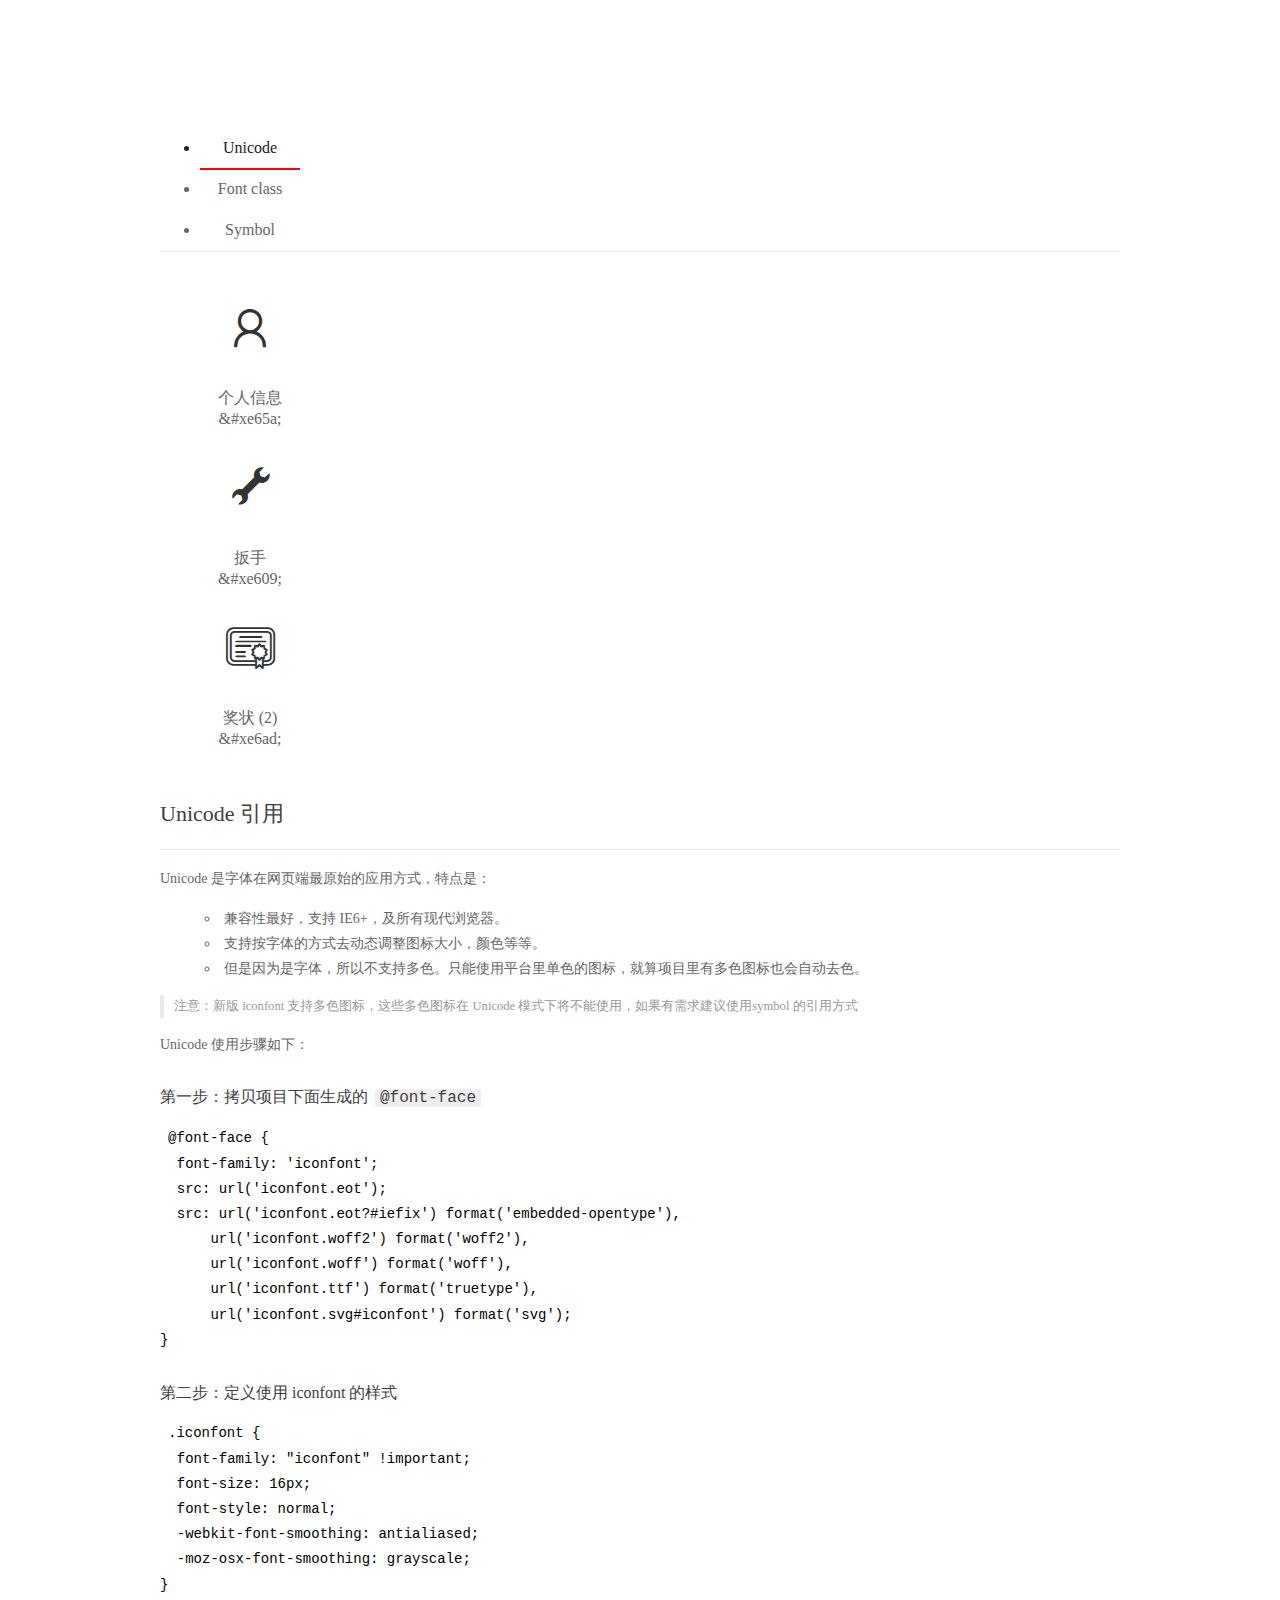
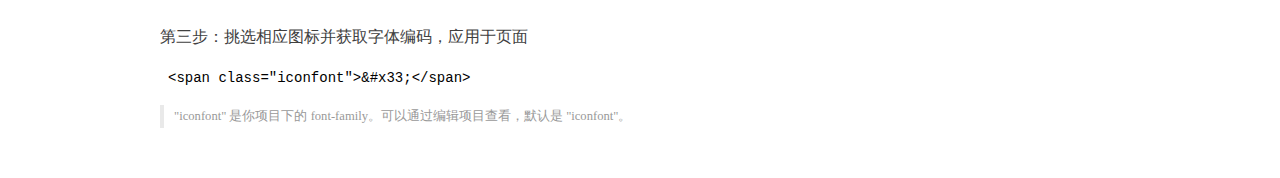
<file: icon/font_wz8yc094avm/demo_index.html>
<!DOCTYPE html>
<html>
<head>
  <meta charset="utf-8"/>
  <title>IconFont Demo</title>
  <link rel="shortcut icon" href="https://img.alicdn.com/tps/i4/TB1_oz6GVXXXXaFXpXXJDFnIXXX-64-64.ico" type="image/x-icon"/>
  <link rel="stylesheet" href="https://g.alicdn.com/thx/cube/1.3.2/cube.min.css">
  <link rel="stylesheet" href="demo.css">
  <link rel="stylesheet" href="iconfont.css">
  <script src="iconfont.js"></script>
  <!-- jQuery -->
  <script src="https://a1.alicdn.com/oss/uploads/2018/12/26/7bfddb60-08e8-11e9-9b04-53e73bb6408b.js"></script>
  <!-- 代码高亮 -->
  <script src="https://a1.alicdn.com/oss/uploads/2018/12/26/a3f714d0-08e6-11e9-8a15-ebf944d7534c.js"></script>
</head>
<body>
  <div class="main">
    <h1 class="logo"><a href="https://www.iconfont.cn/" title="iconfont 首页" target="_blank">&#xe86b;</a></h1>
    <div class="nav-tabs">
      <ul id="tabs" class="dib-box">
        <li class="dib active"><span>Unicode</span></li>
        <li class="dib"><span>Font class</span></li>
        <li class="dib"><span>Symbol</span></li>
      </ul>
      
    </div>
    <div class="tab-container">
      <div class="content unicode" style="display: block;">
          <ul class="icon_lists dib-box">
          
            <li class="dib">
              <span class="icon iconfont">&#xe65a;</span>
                <div class="name">个人信息</div>
                <div class="code-name">&amp;#xe65a;</div>
              </li>
          
            <li class="dib">
              <span class="icon iconfont">&#xe609;</span>
                <div class="name">扳手</div>
                <div class="code-name">&amp;#xe609;</div>
              </li>
          
            <li class="dib">
              <span class="icon iconfont">&#xe6ad;</span>
                <div class="name">奖状 (2)</div>
                <div class="code-name">&amp;#xe6ad;</div>
              </li>
          
          </ul>
          <div class="article markdown">
          <h2 id="unicode-">Unicode 引用</h2>
          <hr>

          <p>Unicode 是字体在网页端最原始的应用方式，特点是：</p>
          <ul>
            <li>兼容性最好，支持 IE6+，及所有现代浏览器。</li>
            <li>支持按字体的方式去动态调整图标大小，颜色等等。</li>
            <li>但是因为是字体，所以不支持多色。只能使用平台里单色的图标，就算项目里有多色图标也会自动去色。</li>
          </ul>
          <blockquote>
            <p>注意：新版 iconfont 支持多色图标，这些多色图标在 Unicode 模式下将不能使用，如果有需求建议使用symbol 的引用方式</p>
          </blockquote>
          <p>Unicode 使用步骤如下：</p>
          <h3 id="-font-face">第一步：拷贝项目下面生成的 <code>@font-face</code></h3>
<pre><code class="language-css"
>@font-face {
  font-family: 'iconfont';
  src: url('iconfont.eot');
  src: url('iconfont.eot?#iefix') format('embedded-opentype'),
      url('iconfont.woff2') format('woff2'),
      url('iconfont.woff') format('woff'),
      url('iconfont.ttf') format('truetype'),
      url('iconfont.svg#iconfont') format('svg');
}
</code></pre>
          <h3 id="-iconfont-">第二步：定义使用 iconfont 的样式</h3>
<pre><code class="language-css"
>.iconfont {
  font-family: "iconfont" !important;
  font-size: 16px;
  font-style: normal;
  -webkit-font-smoothing: antialiased;
  -moz-osx-font-smoothing: grayscale;
}
</code></pre>
          <h3 id="-">第三步：挑选相应图标并获取字体编码，应用于页面</h3>
<pre>
<code class="language-html"
>&lt;span class="iconfont"&gt;&amp;#x33;&lt;/span&gt;
</code></pre>
          <blockquote>
            <p>"iconfont" 是你项目下的 font-family。可以通过编辑项目查看，默认是 "iconfont"。</p>
          </blockquote>
          </div>
      </div>
      <div class="content font-class">
        <ul class="icon_lists dib-box">
          
          <li class="dib">
            <span class="icon iconfont icon-geren"></span>
            <div class="name">
              个人信息
            </div>
            <div class="code-name">.icon-geren
            </div>
          </li>
          
          <li class="dib">
            <span class="icon iconfont icon-xinxinicon"></span>
            <div class="name">
              扳手
            </div>
            <div class="code-name">.icon-xinxinicon
            </div>
          </li>
          
          <li class="dib">
            <span class="icon iconfont icon-jiangzhuang"></span>
            <div class="name">
              奖状 (2)
            </div>
            <div class="code-name">.icon-jiangzhuang
            </div>
          </li>
          
        </ul>
        <div class="article markdown">
        <h2 id="font-class-">font-class 引用</h2>
        <hr>

        <p>font-class 是 Unicode 使用方式的一种变种，主要是解决 Unicode 书写不直观，语意不明确的问题。</p>
        <p>与 Unicode 使用方式相比，具有如下特点：</p>
        <ul>
          <li>兼容性良好，支持 IE8+，及所有现代浏览器。</li>
          <li>相比于 Unicode 语意明确，书写更直观。可以很容易分辨这个 icon 是什么。</li>
          <li>因为使用 class 来定义图标，所以当要替换图标时，只需要修改 class 里面的 Unicode 引用。</li>
          <li>不过因为本质上还是使用的字体，所以多色图标还是不支持的。</li>
        </ul>
        <p>使用步骤如下：</p>
        <h3 id="-fontclass-">第一步：引入项目下面生成的 fontclass 代码：</h3>
<pre><code class="language-html">&lt;link rel="stylesheet" href="./iconfont.css"&gt;
</code></pre>
        <h3 id="-">第二步：挑选相应图标并获取类名，应用于页面：</h3>
<pre><code class="language-html">&lt;span class="iconfont icon-xxx"&gt;&lt;/span&gt;
</code></pre>
        <blockquote>
          <p>"
            iconfont" 是你项目下的 font-family。可以通过编辑项目查看，默认是 "iconfont"。</p>
        </blockquote>
      </div>
      </div>
      <div class="content symbol">
          <ul class="icon_lists dib-box">
          
            <li class="dib">
                <svg class="icon svg-icon" aria-hidden="true">
                  <use xlink:href="#icon-geren"></use>
                </svg>
                <div class="name">个人信息</div>
                <div class="code-name">#icon-geren</div>
            </li>
          
            <li class="dib">
                <svg class="icon svg-icon" aria-hidden="true">
                  <use xlink:href="#icon-xinxinicon"></use>
                </svg>
                <div class="name">扳手</div>
                <div class="code-name">#icon-xinxinicon</div>
            </li>
          
            <li class="dib">
                <svg class="icon svg-icon" aria-hidden="true">
                  <use xlink:href="#icon-jiangzhuang"></use>
                </svg>
                <div class="name">奖状 (2)</div>
                <div class="code-name">#icon-jiangzhuang</div>
            </li>
          
          </ul>
          <div class="article markdown">
          <h2 id="symbol-">Symbol 引用</h2>
          <hr>

          <p>这是一种全新的使用方式，应该说这才是未来的主流，也是平台目前推荐的用法。相关介绍可以参考这篇<a href="">文章</a>
            这种用法其实是做了一个 SVG 的集合，与另外两种相比具有如下特点：</p>
          <ul>
            <li>支持多色图标了，不再受单色限制。</li>
            <li>通过一些技巧，支持像字体那样，通过 <code>font-size</code>, <code>color</code> 来调整样式。</li>
            <li>兼容性较差，支持 IE9+，及现代浏览器。</li>
            <li>浏览器渲染 SVG 的性能一般，还不如 png。</li>
          </ul>
          <p>使用步骤如下：</p>
          <h3 id="-symbol-">第一步：引入项目下面生成的 symbol 代码：</h3>
<pre><code class="language-html">&lt;script src="./iconfont.js"&gt;&lt;/script&gt;
</code></pre>
          <h3 id="-css-">第二步：加入通用 CSS 代码（引入一次就行）：</h3>
<pre><code class="language-html">&lt;style&gt;
.icon {
  width: 1em;
  height: 1em;
  vertical-align: -0.15em;
  fill: currentColor;
  overflow: hidden;
}
&lt;/style&gt;
</code></pre>
          <h3 id="-">第三步：挑选相应图标并获取类名，应用于页面：</h3>
<pre><code class="language-html">&lt;svg class="icon" aria-hidden="true"&gt;
  &lt;use xlink:href="#icon-xxx"&gt;&lt;/use&gt;
&lt;/svg&gt;
</code></pre>
          </div>
      </div>

    </div>
  </div>
  <script>
  $(document).ready(function () {
      $('.tab-container .content:first').show()

      $('#tabs li').click(function (e) {
        var tabContent = $('.tab-container .content')
        var index = $(this).index()

        if ($(this).hasClass('active')) {
          return
        } else {
          $('#tabs li').removeClass('active')
          $(this).addClass('active')

          tabContent.hide().eq(index).fadeIn()
        }
      })
    })
  </script>
</body>
</html>
</file>
<file: css/login_style.css>
* {
	margin: 0;
	padding: 0;
}
li {
	list-style: none;
}
/* ************** login部分开始 ************ */
body{
	background: url('../images/login_bg2.jpg') no-repeat;
	background-size: cover;
	
}
.login_box {
	margin: 200px auto;
	width: 450px;
	height: 300px;
	text-align: center;
	border-radius: 30px;
	background-color: rgba(0,0,0,0.3);
}
.login_box p {
	margin-top: 30px;
	line-height: 30px;
	color: #FFF;
}
.login_box p span {
	font-size: 17px;
	font-weight: bold;
	margin-right: 20px;
	margin-left: -50px;
}
.login_box input {	
	border: 0;
	height: 30px;
	border-bottom: 1px solid #CCC;
	background-color: transparent;
	outline: none;
	color: white;
}
.login_box input::-webkit-input-placeholder {
    color: #fff;
    background: transparent;
}
.login_box .signup_btn {
	width: 140px;
	height: 40px;
	border: 0;
	font-weight: bold;
	font-size: 20px;
	border-radius: 20px;
	background: linear-gradient(45deg,rgb(62, 28, 122),#fcd3fd);
	cursor: pointer;
}
.login_box h1 {
	color: white;
	padding-top: 30px;
}
.change_bg {
	position: absolute;
	right: 0;
	top: 100px;
	width: 100px;
	text-align: center;
	background-color: rgba(255,255,255,0.5);
	padding-bottom: 20px;
}
.change_bg p {
	color: white;
	font-weight: 500;	
	cursor: pointer;
}
.change_bg ul li img{
	width: 80px;
	height: 60px;
	margin-top: 20px;
	cursor: pointer;
}
</file>
<file: css/common.css>
* {
    margin: 0;
    padding: 0;
}

@font-face {font-family: "iconfont";
    src: url('iconfont.eot?t=1592016952482'); /* IE9 */
    src: url('iconfont.eot?t=1592016952482#iefix') format('embedded-opentype'), /* IE6-IE8 */
    url('[data-uri]') format('woff2'),
    url('iconfont.woff?t=1592016952482') format('woff'),
    url('iconfont.ttf?t=1592016952482') format('truetype'), /* chrome, firefox, opera, Safari, Android, iOS 4.2+ */
    url('iconfont.svg?t=1592016952482#iconfont') format('svg'); /* iOS 4.1- */
  }
  
@font-face {font-family: "iconfont";
src: url('iconfont.eot?t=1592039733977'); /* IE9 */
src: url('iconfont.eot?t=1592039733977#iefix') format('embedded-opentype'), /* IE6-IE8 */
url('[data-uri]') format('woff2'),
url('iconfont.woff?t=1592039733977') format('woff'),
url('iconfont.ttf?t=1592039733977') format('truetype'), /* chrome, firefox, opera, Safari, Android, iOS 4.2+ */
url('iconfont.svg?t=1592039733977#iconfont') format('svg'); /* iOS 4.1- */
}  

@font-face {
    font-family: Note this;
    src: url(../font-family/Note\ this.ttf);
}

@font-face {
    font-family: Angelina;
    src: url(../font-family/angelina.TTF);
}

body {
    height: 100%;
}

.common::after {
    content: "";
    position: absolute;
    background: url('../images/login_bg2.jpg') no-repeat;
    background-attachment: fixed;
    opacity: 1;
    top: 0;
    left: 0;
    bottom: 0;
    right: 0;
    z-index: -2;   
    height: inherit;
  }

a {
    text-decoration: none;
}

header {
    text-align: center;
    height: 100px;
    line-height: 100px;
    /* background-color: grey; */
}

header h1 {
    float: left;
    margin: 1% 0 0 5% ;
    color: white;
    font-family: Note this;
    font-size: 70px;
    /* font-weight: ; */
    text-shadow: 0px 2px 5px black;
}

header a {
    position: relative;
    float: right;
    display: block;
    margin: 10px 30px 0 0;
    height: 20px;
    color: whitesmoke;
    font-size: 20px;
    font-weight: 600;
    font-family: Angelina;
    cursor: pointer;
}

header a::before {
    position: absolute;
    right: -20px;
    top: -3px;
    content: "\e615";
    font-family: "iconfont" !important;
    font-size: 14px;
    font-style: normal;
    -webkit-font-smoothing: antialiased;
    -moz-osx-font-smoothing: grayscale;
}

header a:hover {
    color: #ffffffc2;
}

nav {
    /* background-color: #7c7575f3; */
    height: 50px;

}

nav ul {
    width: 100%;
    line-height: 50px;
}

nav ul li{
    float: right;
    width: 11%;
    /* margin: 0 auto; */
    display: block;
    list-style: none;
    text-align: center;
    font-weight: bold;
    font-size: 25px;
    font-family: Angelina;
}

nav ul li:hover {
    animation: downline .8s ease forwards;
}

nav ul li:hover a {
    color: #ffffff85;
}

@keyframes downline{
    0% {
        border-bottom: 0;
    }
    100% {
        border-bottom: 1px solid white;
    }
}

nav ul li:first-child {
    margin-right: 5%;
}

nav ul li a {
    color: whitesmoke;
}

footer {
    height: 200px;
    /* background-color: grey; */
    
}

footer .copyright, .info{
    margin: 0 auto;
    height: 10px;
    text-align: center;
    padding-top: 20px;
    width: 500px;
    color: white;
}

footer .contact {
    width: 500px;
    height: 50px;
    margin: 0 auto;
    margin-top: 20px;
    /* background-color: #fff; */
}

footer .contact a {
    color: white;
    display: inline-block;
    width: 50px;
    margin-left: 20px;
}

footer .contact a:first-child {
    margin-left: calc(50% - 105px);
}

.iconfont {
    font-family: "iconfont" !important;
    font-style: normal;
    -webkit-font-smoothing: antialiased;
    -moz-osx-font-smoothing: grayscale;
}

footer .github::before {
    content: "\e534";
    font-size: 50px;
}


footer .qq::before {
    content: "\e66a";
    font-size: 50px;
}


footer .weixin::before {
    content: "\e65b";
    font-size: 50px;
}
</file>
<file: css/index.css>
@font-face {font-family: "iconfont";
    src: url('iconfont.eot?t=1592016952482'); /* IE9 */
    src: url('iconfont.eot?t=1592016952482#iefix') format('embedded-opentype'), /* IE6-IE8 */
    url('[data-uri]') format('woff2'),
    url('iconfont.woff?t=1592016952482') format('woff'),
    url('iconfont.ttf?t=1592016952482') format('truetype'), /* chrome, firefox, opera, Safari, Android, iOS 4.2+ */
    url('iconfont.svg?t=1592016952482#iconfont') format('svg'); /* iOS 4.1- */
}

.content h1 {
    display: block;
    text-align: center;
    margin: 10px auto;
    font-size: 100px;
    color: white;
    text-shadow: 0px 2px 5px black;
    font-family: Angelina;
}


.arrow-r::before {
    content: "\e6a2";
    font-family: "iconfont" !important;
    font-size: 50px;
    font-weight: bold;
    color: white;
    -webkit-font-smoothing: antialiased;
    -moz-osx-font-smoothing: grayscale;
}

.focus {
    position: relative;
    width: 1200px;
    margin: 20px auto;
    height: 600px;
    overflow: hidden;
    border: 10px solid #FFFFFF;
}

.focus ul{
    position: absolute;
    top: 0;
    left: 0;
    width: 500%;
}

.focus ul li {
    float: left;
    list-style: none;
}

.focus ul li a p {
    position: absolute;
    display: block;
    top: 10px;
    height: 60px;
    width: 130px;
    padding-left: 10px;
    line-height: 70px;
    background-color: rgba(255, 255, 255, 0.7);
    font-family: Angelina;
    border-radius: 0 40% 40% 0;
    font-size: 35px;
    font-weight: 800;
    color: black;
    z-index: 99;
}

.focus ul li a img {
    width: 1200px;
    height: 600px;
}

.arrow-l, 
.arrow-r {
    display: block;
    position: absolute;
    top: 45%;
    z-index: 3;
    cursor: pointer;
    text-align: center;
}

.arrow-l {
    left: -2px;
}

.arrow-r {
    right: -10px;
}

.arrow-l::before {
    content: "\e6db";
    font-family: "iconfont" !important;
    font-size: 50px;
    font-weight: bold;
    color: white;
    -webkit-font-smoothing: antialiased;
    -moz-osx-font-smoothing: grayscale;
}
</file>
<file: css/like.css>
@font-face {font-family: "iconfont";
    src: url('iconfont.eot?t=1592099114873'); /* IE9 */
    src: url('iconfont.eot?t=1592099114873#iefix') format('embedded-opentype'), /* IE6-IE8 */
    url('[data-uri]') format('woff2'),
    url('iconfont.woff?t=1592099114873') format('woff'),
    url('iconfont.ttf?t=1592099114873') format('truetype'), /* chrome, firefox, opera, Safari, Android, iOS 4.2+ */
    url('iconfont.svg?t=1592099114873#iconfont') format('svg'); /* iOS 4.1- */
}

.boarder {
    border: 5px solid rgb(240, 235, 235);
}

.iconfont {
    font-family: "iconfont" !important;
    font-size: 45px;
    font-style: normal;
    -webkit-font-smoothing: antialiased;
    -moz-osx-font-smoothing: grayscale;
    margin-right: 10px;
}
  
.sport:before {
    content: "\e605";
}
  
.idol:before {
    content: "\e75e";
}
  
.book:before {
    content: "\e640";
}


.content {
    width: 60%;
    margin: 0px auto;
    margin-top: 20px;
    font-size: 20px;
    font-weight: bold;
    color: #353232b9;
    background-color: rgba(255, 255, 255, 0.2);
    padding: 10px 0 40px 20px;
}

.content table {
    width: 90%;
}

.content table .thead {
    font-size: 30px;

}

.content table td {
    width: 5%;
    padding-left: 20px;
}

.content h2 {
    width: 90%;
    padding: 30px 0 10px 10px;
    margin: 10px 0 20px;
    border-bottom: 3px solid #353232b9;
}

.content .lbj{
    width: 150px;
    height: 190px;
    margin-left: 30%;
}

.content .cxk {
    width: 150px;
    height: 190px;
    margin-left: 30%;
}

.content h2:first-child {
    padding-top: 0;
}

.content .surfing {
    width: 280px;
    height: 200px;
    margin-left: 20%;
    margin-top: 20px;
}

.content .ball {
    width: 280px;
    height: 200px;
    margin-left: 40%;
    margin-top: 20px;
}

.content .huozhe {
    width: 200px;
    height: 280px;
    margin-left: 30%;
    margin-top: 20px;
}
</file>
<file: css/resume.css>
@font-face {font-family: "iconfont";
    src: url('iconfont.eot?t=1592053815970'); /* IE9 */
    src: url('iconfont.eot?t=1592053815970#iefix') format('embedded-opentype'), /* IE6-IE8 */
    url('[data-uri]') format('woff2'),
    url('iconfont.woff?t=1592053815970') format('woff'),
    url('iconfont.ttf?t=1592053815970') format('truetype'), /* chrome, firefox, opera, Safari, Android, iOS 4.2+ */
    url('iconfont.svg?t=1592053815970#iconfont') format('svg'); /* iOS 4.1- */
}  

@font-face {font-family: "iconfont";
    src: url('iconfont.eot?t=1592099114873'); /* IE9 */
    src: url('iconfont.eot?t=1592099114873#iefix') format('embedded-opentype'), /* IE6-IE8 */
    url('[data-uri]') format('woff2'),
    url('iconfont.woff?t=1592099114873') format('woff'),
    url('iconfont.ttf?t=1592099114873') format('truetype'), /* chrome, firefox, opera, Safari, Android, iOS 4.2+ */
    url('iconfont.svg?t=1592099114873#iconfont') format('svg'); /* iOS 4.1- */
  }

.iconfont {
    font-family: "iconfont" !important;
    font-size: 25px;
    font-style: normal;
    -webkit-font-smoothing: antialiased;
    -moz-osx-font-smoothing: grayscale;
}
  
.skill {
    margin-left: -10px;
}

.self:before {
    content: "\e65a";
    margin-right: 10px;
}
 
.skill:before {
    content: "\e609";
    left: -10px;
}

.award:before {
    content: "\e6ad";
    margin-right: 10px;
}

.resume {
    position: relative;
    width: 60%;
    margin: 30px auto;
    font-size: 20px;
    color: white;
    background-color: rgba(255, 255, 255, 0.2);
    padding: 30px 0 60px 20px;
}

.resume:after {
    position: absolute;
    content: '';
    background: url(../images/head.jpg);
    background-size: cover;
    top: 15%;
    right: 20%;
    width: 140px;
    height: 180px;
}

.resume h2 {
    color: white;
    width: 90%;
    padding: 30px 0 10px 10px;
    margin: 10px 0 20px;
    border-bottom: 3px solid white;
}

.resume h2:first-child {
    padding-top: 0;
}

.resume td {
    width: 50%;
    padding-left: 10px;
    padding-right: 40px;
}

.project:before {
    content: "\e60a";
    margin-right: 10px;
  }
</file>
<file: icon/font_1qacger7x14/demo.css>
/* Logo 字体 */
@font-face {
  font-family: "iconfont logo";
  src: url('https://at.alicdn.com/t/font_985780_km7mi63cihi.eot?t=1545807318834');
  src: url('https://at.alicdn.com/t/font_985780_km7mi63cihi.eot?t=1545807318834#iefix') format('embedded-opentype'),
    url('https://at.alicdn.com/t/font_985780_km7mi63cihi.woff?t=1545807318834') format('woff'),
    url('https://at.alicdn.com/t/font_985780_km7mi63cihi.ttf?t=1545807318834') format('truetype'),
    url('https://at.alicdn.com/t/font_985780_km7mi63cihi.svg?t=1545807318834#iconfont') format('svg');
}

.logo {
  font-family: "iconfont logo";
  font-size: 160px;
  font-style: normal;
  -webkit-font-smoothing: antialiased;
  -moz-osx-font-smoothing: grayscale;
}

/* tabs */
.nav-tabs {
  position: relative;
}

.nav-tabs .nav-more {
  position: absolute;
  right: 0;
  bottom: 0;
  height: 42px;
  line-height: 42px;
  color: #666;
}

#tabs {
  border-bottom: 1px solid #eee;
}

#tabs li {
  cursor: pointer;
  width: 100px;
  height: 40px;
  line-height: 40px;
  text-align: center;
  font-size: 16px;
  border-bottom: 2px solid transparent;
  position: relative;
  z-index: 1;
  margin-bottom: -1px;
  color: #666;
}


#tabs .active {
  border-bottom-color: #f00;
  color: #222;
}

.tab-container .content {
  display: none;
}

/* 页面布局 */
.main {
  padding: 30px 100px;
  width: 960px;
  margin: 0 auto;
}

.main .logo {
  color: #333;
  text-align: left;
  margin-bottom: 30px;
  line-height: 1;
  height: 110px;
  margin-top: -50px;
  overflow: hidden;
  *zoom: 1;
}

.main .logo a {
  font-size: 160px;
  color: #333;
}

.helps {
  margin-top: 40px;
}

.helps pre {
  padding: 20px;
  margin: 10px 0;
  border: solid 1px #e7e1cd;
  background-color: #fffdef;
  overflow: auto;
}

.icon_lists {
  width: 100% !important;
  overflow: hidden;
  *zoom: 1;
}

.icon_lists li {
  width: 100px;
  margin-bottom: 10px;
  margin-right: 20px;
  text-align: center;
  list-style: none !important;
  cursor: default;
}

.icon_lists li .code-name {
  line-height: 1.2;
}

.icon_lists .icon {
  display: block;
  height: 100px;
  line-height: 100px;
  font-size: 42px;
  margin: 10px auto;
  color: #333;
  -webkit-transition: font-size 0.25s linear, width 0.25s linear;
  -moz-transition: font-size 0.25s linear, width 0.25s linear;
  transition: font-size 0.25s linear, width 0.25s linear;
}

.icon_lists .icon:hover {
  font-size: 100px;
}

.icon_lists .svg-icon {
  /* 通过设置 font-size 来改变图标大小 */
  width: 1em;
  /* 图标和文字相邻时，垂直对齐 */
  vertical-align: -0.15em;
  /* 通过设置 color 来改变 SVG 的颜色/fill */
  fill: currentColor;
  /* path 和 stroke 溢出 viewBox 部分在 IE 下会显示
      normalize.css 中也包含这行 */
  overflow: hidden;
}

.icon_lists li .name,
.icon_lists li .code-name {
  color: #666;
}

/* markdown 样式 */
.markdown {
  color: #666;
  font-size: 14px;
  line-height: 1.8;
}

.highlight {
  line-height: 1.5;
}

.markdown img {
  vertical-align: middle;
  max-width: 100%;
}

.markdown h1 {
  color: #404040;
  font-weight: 500;
  line-height: 40px;
  margin-bottom: 24px;
}

.markdown h2,
.markdown h3,
.markdown h4,
.markdown h5,
.markdown h6 {
  color: #404040;
  margin: 1.6em 0 0.6em 0;
  font-weight: 500;
  clear: both;
}

.markdown h1 {
  font-size: 28px;
}

.markdown h2 {
  font-size: 22px;
}

.markdown h3 {
  font-size: 16px;
}

.markdown h4 {
  font-size: 14px;
}

.markdown h5 {
  font-size: 12px;
}

.markdown h6 {
  font-size: 12px;
}

.markdown hr {
  height: 1px;
  border: 0;
  background: #e9e9e9;
  margin: 16px 0;
  clear: both;
}

.markdown p {
  margin: 1em 0;
}

.markdown>p,
.markdown>blockquote,
.markdown>.highlight,
.markdown>ol,
.markdown>ul {
  width: 80%;
}

.markdown ul>li {
  list-style: circle;
}

.markdown>ul li,
.markdown blockquote ul>li {
  margin-left: 20px;
  padding-left: 4px;
}

.markdown>ul li p,
.markdown>ol li p {
  margin: 0.6em 0;
}

.markdown ol>li {
  list-style: decimal;
}

.markdown>ol li,
.markdown blockquote ol>li {
  margin-left: 20px;
  padding-left: 4px;
}

.markdown code {
  margin: 0 3px;
  padding: 0 5px;
  background: #eee;
  border-radius: 3px;
}

.markdown strong,
.markdown b {
  font-weight: 600;
}

.markdown>table {
  border-collapse: collapse;
  border-spacing: 0px;
  empty-cells: show;
  border: 1px solid #e9e9e9;
  width: 95%;
  margin-bottom: 24px;
}

.markdown>table th {
  white-space: nowrap;
  color: #333;
  font-weight: 600;
}

.markdown>table th,
.markdown>table td {
  border: 1px solid #e9e9e9;
  padding: 8px 16px;
  text-align: left;
}

.markdown>table th {
  background: #F7F7F7;
}

.markdown blockquote {
  font-size: 90%;
  color: #999;
  border-left: 4px solid #e9e9e9;
  padding-left: 0.8em;
  margin: 1em 0;
}

.markdown blockquote p {
  margin: 0;
}

.markdown .anchor {
  opacity: 0;
  transition: opacity 0.3s ease;
  margin-left: 8px;
}

.markdown .waiting {
  color: #ccc;
}

.markdown h1:hover .anchor,
.markdown h2:hover .anchor,
.markdown h3:hover .anchor,
.markdown h4:hover .anchor,
.markdown h5:hover .anchor,
.markdown h6:hover .anchor {
  opacity: 1;
  display: inline-block;
}

.markdown>br,
.markdown>p>br {
  clear: both;
}


.hljs {
  display: block;
  background: white;
  padding: 0.5em;
  color: #333333;
  overflow-x: auto;
}

.hljs-comment,
.hljs-meta {
  color: #969896;
}

.hljs-string,
.hljs-variable,
.hljs-template-variable,
.hljs-strong,
.hljs-emphasis,
.hljs-quote {
  color: #df5000;
}

.hljs-keyword,
.hljs-selector-tag,
.hljs-type {
  color: #a71d5d;
}

.hljs-literal,
.hljs-symbol,
.hljs-bullet,
.hljs-attribute {
  color: #0086b3;
}

.hljs-section,
.hljs-name {
  color: #63a35c;
}

.hljs-tag {
  color: #333333;
}

.hljs-title,
.hljs-attr,
.hljs-selector-id,
.hljs-selector-class,
.hljs-selector-attr,
.hljs-selector-pseudo {
  color: #795da3;
}

.hljs-addition {
  color: #55a532;
  background-color: #eaffea;
}

.hljs-deletion {
  color: #bd2c00;
  background-color: #ffecec;
}

.hljs-link {
  text-decoration: underline;
}

/* 代码高亮 */
/* PrismJS 1.15.0
https://prismjs.com/download.html#themes=prism&languages=markup+css+clike+javascript */
/**
 * prism.js default theme for JavaScript, CSS and HTML
 * Based on dabblet (http://dabblet.com)
 * @author Lea Verou
 */
code[class*="language-"],
pre[class*="language-"] {
  color: black;
  background: none;
  text-shadow: 0 1px white;
  font-family: Consolas, Monaco, 'Andale Mono', 'Ubuntu Mono', monospace;
  text-align: left;
  white-space: pre;
  word-spacing: normal;
  word-break: normal;
  word-wrap: normal;
  line-height: 1.5;

  -moz-tab-size: 4;
  -o-tab-size: 4;
  tab-size: 4;

  -webkit-hyphens: none;
  -moz-hyphens: none;
  -ms-hyphens: none;
  hyphens: none;
}

pre[class*="language-"]::-moz-selection,
pre[class*="language-"] ::-moz-selection,
code[class*="language-"]::-moz-selection,
code[class*="language-"] ::-moz-selection {
  text-shadow: none;
  background: #b3d4fc;
}

pre[class*="language-"]::selection,
pre[class*="language-"] ::selection,
code[class*="language-"]::selection,
code[class*="language-"] ::selection {
  text-shadow: none;
  background: #b3d4fc;
}

@media print {

  code[class*="language-"],
  pre[class*="language-"] {
    text-shadow: none;
  }
}

/* Code blocks */
pre[class*="language-"] {
  padding: 1em;
  margin: .5em 0;
  overflow: auto;
}

:not(pre)>code[class*="language-"],
pre[class*="language-"] {
  background: #f5f2f0;
}

/* Inline code */
:not(pre)>code[class*="language-"] {
  padding: .1em;
  border-radius: .3em;
  white-space: normal;
}

.token.comment,
.token.prolog,
.token.doctype,
.token.cdata {
  color: slategray;
}

.token.punctuation {
  color: #999;
}

.namespace {
  opacity: .7;
}

.token.property,
.token.tag,
.token.boolean,
.token.number,
.token.constant,
.token.symbol,
.token.deleted {
  color: #905;
}

.token.selector,
.token.attr-name,
.token.string,
.token.char,
.token.builtin,
.token.inserted {
  color: #690;
}

.token.operator,
.token.entity,
.token.url,
.language-css .token.string,
.style .token.string {
  color: #9a6e3a;
  background: hsla(0, 0%, 100%, .5);
}

.token.atrule,
.token.attr-value,
.token.keyword {
  color: #07a;
}

.token.function,
.token.class-name {
  color: #DD4A68;
}

.token.regex,
.token.important,
.token.variable {
  color: #e90;
}

.token.important,
.token.bold {
  font-weight: bold;
}

.token.italic {
  font-style: italic;
}

.token.entity {
  cursor: help;
}
</file>
<file: icon/font_1qacger7x14/iconfont.css>
@font-face {font-family: "iconfont";
  src: url('iconfont.eot?t=1592039733977'); /* IE9 */
  src: url('iconfont.eot?t=1592039733977#iefix') format('embedded-opentype'), /* IE6-IE8 */
  url('[data-uri]') format('woff2'),
  url('iconfont.woff?t=1592039733977') format('woff'),
  url('iconfont.ttf?t=1592039733977') format('truetype'), /* chrome, firefox, opera, Safari, Android, iOS 4.2+ */
  url('iconfont.svg?t=1592039733977#iconfont') format('svg'); /* iOS 4.1- */
}

.iconfont {
  font-family: "iconfont" !important;
  font-size: 16px;
  font-style: normal;
  -webkit-font-smoothing: antialiased;
  -moz-osx-font-smoothing: grayscale;
}



.icon-qq:before {
  content: "\e66a";
}

.icon-wxtb:before {
  content: "\e65b";
}

.icon-github:before {
  content: "\e534";
}
</file>
<file: icon/font_d17c7u09v9i/demo.css>
/* Logo 字体 */
@font-face {
  font-family: "iconfont logo";
  src: url('https://at.alicdn.com/t/font_985780_km7mi63cihi.eot?t=1545807318834');
  src: url('https://at.alicdn.com/t/font_985780_km7mi63cihi.eot?t=1545807318834#iefix') format('embedded-opentype'),
    url('https://at.alicdn.com/t/font_985780_km7mi63cihi.woff?t=1545807318834') format('woff'),
    url('https://at.alicdn.com/t/font_985780_km7mi63cihi.ttf?t=1545807318834') format('truetype'),
    url('https://at.alicdn.com/t/font_985780_km7mi63cihi.svg?t=1545807318834#iconfont') format('svg');
}

.logo {
  font-family: "iconfont logo";
  font-size: 160px;
  font-style: normal;
  -webkit-font-smoothing: antialiased;
  -moz-osx-font-smoothing: grayscale;
}

/* tabs */
.nav-tabs {
  position: relative;
}

.nav-tabs .nav-more {
  position: absolute;
  right: 0;
  bottom: 0;
  height: 42px;
  line-height: 42px;
  color: #666;
}

#tabs {
  border-bottom: 1px solid #eee;
}

#tabs li {
  cursor: pointer;
  width: 100px;
  height: 40px;
  line-height: 40px;
  text-align: center;
  font-size: 16px;
  border-bottom: 2px solid transparent;
  position: relative;
  z-index: 1;
  margin-bottom: -1px;
  color: #666;
}


#tabs .active {
  border-bottom-color: #f00;
  color: #222;
}

.tab-container .content {
  display: none;
}

/* 页面布局 */
.main {
  padding: 30px 100px;
  width: 960px;
  margin: 0 auto;
}

.main .logo {
  color: #333;
  text-align: left;
  margin-bottom: 30px;
  line-height: 1;
  height: 110px;
  margin-top: -50px;
  overflow: hidden;
  *zoom: 1;
}

.main .logo a {
  font-size: 160px;
  color: #333;
}

.helps {
  margin-top: 40px;
}

.helps pre {
  padding: 20px;
  margin: 10px 0;
  border: solid 1px #e7e1cd;
  background-color: #fffdef;
  overflow: auto;
}

.icon_lists {
  width: 100% !important;
  overflow: hidden;
  *zoom: 1;
}

.icon_lists li {
  width: 100px;
  margin-bottom: 10px;
  margin-right: 20px;
  text-align: center;
  list-style: none !important;
  cursor: default;
}

.icon_lists li .code-name {
  line-height: 1.2;
}

.icon_lists .icon {
  display: block;
  height: 100px;
  line-height: 100px;
  font-size: 42px;
  margin: 10px auto;
  color: #333;
  -webkit-transition: font-size 0.25s linear, width 0.25s linear;
  -moz-transition: font-size 0.25s linear, width 0.25s linear;
  transition: font-size 0.25s linear, width 0.25s linear;
}

.icon_lists .icon:hover {
  font-size: 100px;
}

.icon_lists .svg-icon {
  /* 通过设置 font-size 来改变图标大小 */
  width: 1em;
  /* 图标和文字相邻时，垂直对齐 */
  vertical-align: -0.15em;
  /* 通过设置 color 来改变 SVG 的颜色/fill */
  fill: currentColor;
  /* path 和 stroke 溢出 viewBox 部分在 IE 下会显示
      normalize.css 中也包含这行 */
  overflow: hidden;
}

.icon_lists li .name,
.icon_lists li .code-name {
  color: #666;
}

/* markdown 样式 */
.markdown {
  color: #666;
  font-size: 14px;
  line-height: 1.8;
}

.highlight {
  line-height: 1.5;
}

.markdown img {
  vertical-align: middle;
  max-width: 100%;
}

.markdown h1 {
  color: #404040;
  font-weight: 500;
  line-height: 40px;
  margin-bottom: 24px;
}

.markdown h2,
.markdown h3,
.markdown h4,
.markdown h5,
.markdown h6 {
  color: #404040;
  margin: 1.6em 0 0.6em 0;
  font-weight: 500;
  clear: both;
}

.markdown h1 {
  font-size: 28px;
}

.markdown h2 {
  font-size: 22px;
}

.markdown h3 {
  font-size: 16px;
}

.markdown h4 {
  font-size: 14px;
}

.markdown h5 {
  font-size: 12px;
}

.markdown h6 {
  font-size: 12px;
}

.markdown hr {
  height: 1px;
  border: 0;
  background: #e9e9e9;
  margin: 16px 0;
  clear: both;
}

.markdown p {
  margin: 1em 0;
}

.markdown>p,
.markdown>blockquote,
.markdown>.highlight,
.markdown>ol,
.markdown>ul {
  width: 80%;
}

.markdown ul>li {
  list-style: circle;
}

.markdown>ul li,
.markdown blockquote ul>li {
  margin-left: 20px;
  padding-left: 4px;
}

.markdown>ul li p,
.markdown>ol li p {
  margin: 0.6em 0;
}

.markdown ol>li {
  list-style: decimal;
}

.markdown>ol li,
.markdown blockquote ol>li {
  margin-left: 20px;
  padding-left: 4px;
}

.markdown code {
  margin: 0 3px;
  padding: 0 5px;
  background: #eee;
  border-radius: 3px;
}

.markdown strong,
.markdown b {
  font-weight: 600;
}

.markdown>table {
  border-collapse: collapse;
  border-spacing: 0px;
  empty-cells: show;
  border: 1px solid #e9e9e9;
  width: 95%;
  margin-bottom: 24px;
}

.markdown>table th {
  white-space: nowrap;
  color: #333;
  font-weight: 600;
}

.markdown>table th,
.markdown>table td {
  border: 1px solid #e9e9e9;
  padding: 8px 16px;
  text-align: left;
}

.markdown>table th {
  background: #F7F7F7;
}

.markdown blockquote {
  font-size: 90%;
  color: #999;
  border-left: 4px solid #e9e9e9;
  padding-left: 0.8em;
  margin: 1em 0;
}

.markdown blockquote p {
  margin: 0;
}

.markdown .anchor {
  opacity: 0;
  transition: opacity 0.3s ease;
  margin-left: 8px;
}

.markdown .waiting {
  color: #ccc;
}

.markdown h1:hover .anchor,
.markdown h2:hover .anchor,
.markdown h3:hover .anchor,
.markdown h4:hover .anchor,
.markdown h5:hover .anchor,
.markdown h6:hover .anchor {
  opacity: 1;
  display: inline-block;
}

.markdown>br,
.markdown>p>br {
  clear: both;
}


.hljs {
  display: block;
  background: white;
  padding: 0.5em;
  color: #333333;
  overflow-x: auto;
}

.hljs-comment,
.hljs-meta {
  color: #969896;
}

.hljs-string,
.hljs-variable,
.hljs-template-variable,
.hljs-strong,
.hljs-emphasis,
.hljs-quote {
  color: #df5000;
}

.hljs-keyword,
.hljs-selector-tag,
.hljs-type {
  color: #a71d5d;
}

.hljs-literal,
.hljs-symbol,
.hljs-bullet,
.hljs-attribute {
  color: #0086b3;
}

.hljs-section,
.hljs-name {
  color: #63a35c;
}

.hljs-tag {
  color: #333333;
}

.hljs-title,
.hljs-attr,
.hljs-selector-id,
.hljs-selector-class,
.hljs-selector-attr,
.hljs-selector-pseudo {
  color: #795da3;
}

.hljs-addition {
  color: #55a532;
  background-color: #eaffea;
}

.hljs-deletion {
  color: #bd2c00;
  background-color: #ffecec;
}

.hljs-link {
  text-decoration: underline;
}

/* 代码高亮 */
/* PrismJS 1.15.0
https://prismjs.com/download.html#themes=prism&languages=markup+css+clike+javascript */
/**
 * prism.js default theme for JavaScript, CSS and HTML
 * Based on dabblet (http://dabblet.com)
 * @author Lea Verou
 */
code[class*="language-"],
pre[class*="language-"] {
  color: black;
  background: none;
  text-shadow: 0 1px white;
  font-family: Consolas, Monaco, 'Andale Mono', 'Ubuntu Mono', monospace;
  text-align: left;
  white-space: pre;
  word-spacing: normal;
  word-break: normal;
  word-wrap: normal;
  line-height: 1.5;

  -moz-tab-size: 4;
  -o-tab-size: 4;
  tab-size: 4;

  -webkit-hyphens: none;
  -moz-hyphens: none;
  -ms-hyphens: none;
  hyphens: none;
}

pre[class*="language-"]::-moz-selection,
pre[class*="language-"] ::-moz-selection,
code[class*="language-"]::-moz-selection,
code[class*="language-"] ::-moz-selection {
  text-shadow: none;
  background: #b3d4fc;
}

pre[class*="language-"]::selection,
pre[class*="language-"] ::selection,
code[class*="language-"]::selection,
code[class*="language-"] ::selection {
  text-shadow: none;
  background: #b3d4fc;
}

@media print {

  code[class*="language-"],
  pre[class*="language-"] {
    text-shadow: none;
  }
}

/* Code blocks */
pre[class*="language-"] {
  padding: 1em;
  margin: .5em 0;
  overflow: auto;
}

:not(pre)>code[class*="language-"],
pre[class*="language-"] {
  background: #f5f2f0;
}

/* Inline code */
:not(pre)>code[class*="language-"] {
  padding: .1em;
  border-radius: .3em;
  white-space: normal;
}

.token.comment,
.token.prolog,
.token.doctype,
.token.cdata {
  color: slategray;
}

.token.punctuation {
  color: #999;
}

.namespace {
  opacity: .7;
}

.token.property,
.token.tag,
.token.boolean,
.token.number,
.token.constant,
.token.symbol,
.token.deleted {
  color: #905;
}

.token.selector,
.token.attr-name,
.token.string,
.token.char,
.token.builtin,
.token.inserted {
  color: #690;
}

.token.operator,
.token.entity,
.token.url,
.language-css .token.string,
.style .token.string {
  color: #9a6e3a;
  background: hsla(0, 0%, 100%, .5);
}

.token.atrule,
.token.attr-value,
.token.keyword {
  color: #07a;
}

.token.function,
.token.class-name {
  color: #DD4A68;
}

.token.regex,
.token.important,
.token.variable {
  color: #e90;
}

.token.important,
.token.bold {
  font-weight: bold;
}

.token.italic {
  font-style: italic;
}

.token.entity {
  cursor: help;
}
</file>
<file: icon/font_d17c7u09v9i/iconfont.css>
@font-face {font-family: "iconfont";
  src: url('iconfont.eot?t=1592099114873'); /* IE9 */
  src: url('iconfont.eot?t=1592099114873#iefix') format('embedded-opentype'), /* IE6-IE8 */
  url('[data-uri]') format('woff2'),
  url('iconfont.woff?t=1592099114873') format('woff'),
  url('iconfont.ttf?t=1592099114873') format('truetype'), /* chrome, firefox, opera, Safari, Android, iOS 4.2+ */
  url('iconfont.svg?t=1592099114873#iconfont') format('svg'); /* iOS 4.1- */
}

.iconfont {
  font-family: "iconfont" !important;
  font-size: 16px;
  font-style: normal;
  -webkit-font-smoothing: antialiased;
  -moz-osx-font-smoothing: grayscale;
}

.icon-lanqiu:before {
  content: "\e605";
}

.icon-tuya_huabanfuben:before {
  content: "\e75e";
}

.icon-ziyuan:before {
  content: "\e640";
}

.icon-xiangmu:before {
  content: "\e60a";
}
</file>
<file: icon/font_d1n4d0rruzk/demo.css>
/* Logo 字体 */
@font-face {
  font-family: "iconfont logo";
  src: url('https://at.alicdn.com/t/font_985780_km7mi63cihi.eot?t=1545807318834');
  src: url('https://at.alicdn.com/t/font_985780_km7mi63cihi.eot?t=1545807318834#iefix') format('embedded-opentype'),
    url('https://at.alicdn.com/t/font_985780_km7mi63cihi.woff?t=1545807318834') format('woff'),
    url('https://at.alicdn.com/t/font_985780_km7mi63cihi.ttf?t=1545807318834') format('truetype'),
    url('https://at.alicdn.com/t/font_985780_km7mi63cihi.svg?t=1545807318834#iconfont') format('svg');
}

.logo {
  font-family: "iconfont logo";
  font-size: 160px;
  font-style: normal;
  -webkit-font-smoothing: antialiased;
  -moz-osx-font-smoothing: grayscale;
}

/* tabs */
.nav-tabs {
  position: relative;
}

.nav-tabs .nav-more {
  position: absolute;
  right: 0;
  bottom: 0;
  height: 42px;
  line-height: 42px;
  color: #666;
}

#tabs {
  border-bottom: 1px solid #eee;
}

#tabs li {
  cursor: pointer;
  width: 100px;
  height: 40px;
  line-height: 40px;
  text-align: center;
  font-size: 16px;
  border-bottom: 2px solid transparent;
  position: relative;
  z-index: 1;
  margin-bottom: -1px;
  color: #666;
}


#tabs .active {
  border-bottom-color: #f00;
  color: #222;
}

.tab-container .content {
  display: none;
}

/* 页面布局 */
.main {
  padding: 30px 100px;
  width: 960px;
  margin: 0 auto;
}

.main .logo {
  color: #333;
  text-align: left;
  margin-bottom: 30px;
  line-height: 1;
  height: 110px;
  margin-top: -50px;
  overflow: hidden;
  *zoom: 1;
}

.main .logo a {
  font-size: 160px;
  color: #333;
}

.helps {
  margin-top: 40px;
}

.helps pre {
  padding: 20px;
  margin: 10px 0;
  border: solid 1px #e7e1cd;
  background-color: #fffdef;
  overflow: auto;
}

.icon_lists {
  width: 100% !important;
  overflow: hidden;
  *zoom: 1;
}

.icon_lists li {
  width: 100px;
  margin-bottom: 10px;
  margin-right: 20px;
  text-align: center;
  list-style: none !important;
  cursor: default;
}

.icon_lists li .code-name {
  line-height: 1.2;
}

.icon_lists .icon {
  display: block;
  height: 100px;
  line-height: 100px;
  font-size: 42px;
  margin: 10px auto;
  color: #333;
  -webkit-transition: font-size 0.25s linear, width 0.25s linear;
  -moz-transition: font-size 0.25s linear, width 0.25s linear;
  transition: font-size 0.25s linear, width 0.25s linear;
}

.icon_lists .icon:hover {
  font-size: 100px;
}

.icon_lists .svg-icon {
  /* 通过设置 font-size 来改变图标大小 */
  width: 1em;
  /* 图标和文字相邻时，垂直对齐 */
  vertical-align: -0.15em;
  /* 通过设置 color 来改变 SVG 的颜色/fill */
  fill: currentColor;
  /* path 和 stroke 溢出 viewBox 部分在 IE 下会显示
      normalize.css 中也包含这行 */
  overflow: hidden;
}

.icon_lists li .name,
.icon_lists li .code-name {
  color: #666;
}

/* markdown 样式 */
.markdown {
  color: #666;
  font-size: 14px;
  line-height: 1.8;
}

.highlight {
  line-height: 1.5;
}

.markdown img {
  vertical-align: middle;
  max-width: 100%;
}

.markdown h1 {
  color: #404040;
  font-weight: 500;
  line-height: 40px;
  margin-bottom: 24px;
}

.markdown h2,
.markdown h3,
.markdown h4,
.markdown h5,
.markdown h6 {
  color: #404040;
  margin: 1.6em 0 0.6em 0;
  font-weight: 500;
  clear: both;
}

.markdown h1 {
  font-size: 28px;
}

.markdown h2 {
  font-size: 22px;
}

.markdown h3 {
  font-size: 16px;
}

.markdown h4 {
  font-size: 14px;
}

.markdown h5 {
  font-size: 12px;
}

.markdown h6 {
  font-size: 12px;
}

.markdown hr {
  height: 1px;
  border: 0;
  background: #e9e9e9;
  margin: 16px 0;
  clear: both;
}

.markdown p {
  margin: 1em 0;
}

.markdown>p,
.markdown>blockquote,
.markdown>.highlight,
.markdown>ol,
.markdown>ul {
  width: 80%;
}

.markdown ul>li {
  list-style: circle;
}

.markdown>ul li,
.markdown blockquote ul>li {
  margin-left: 20px;
  padding-left: 4px;
}

.markdown>ul li p,
.markdown>ol li p {
  margin: 0.6em 0;
}

.markdown ol>li {
  list-style: decimal;
}

.markdown>ol li,
.markdown blockquote ol>li {
  margin-left: 20px;
  padding-left: 4px;
}

.markdown code {
  margin: 0 3px;
  padding: 0 5px;
  background: #eee;
  border-radius: 3px;
}

.markdown strong,
.markdown b {
  font-weight: 600;
}

.markdown>table {
  border-collapse: collapse;
  border-spacing: 0px;
  empty-cells: show;
  border: 1px solid #e9e9e9;
  width: 95%;
  margin-bottom: 24px;
}

.markdown>table th {
  white-space: nowrap;
  color: #333;
  font-weight: 600;
}

.markdown>table th,
.markdown>table td {
  border: 1px solid #e9e9e9;
  padding: 8px 16px;
  text-align: left;
}

.markdown>table th {
  background: #F7F7F7;
}

.markdown blockquote {
  font-size: 90%;
  color: #999;
  border-left: 4px solid #e9e9e9;
  padding-left: 0.8em;
  margin: 1em 0;
}

.markdown blockquote p {
  margin: 0;
}

.markdown .anchor {
  opacity: 0;
  transition: opacity 0.3s ease;
  margin-left: 8px;
}

.markdown .waiting {
  color: #ccc;
}

.markdown h1:hover .anchor,
.markdown h2:hover .anchor,
.markdown h3:hover .anchor,
.markdown h4:hover .anchor,
.markdown h5:hover .anchor,
.markdown h6:hover .anchor {
  opacity: 1;
  display: inline-block;
}

.markdown>br,
.markdown>p>br {
  clear: both;
}


.hljs {
  display: block;
  background: white;
  padding: 0.5em;
  color: #333333;
  overflow-x: auto;
}

.hljs-comment,
.hljs-meta {
  color: #969896;
}

.hljs-string,
.hljs-variable,
.hljs-template-variable,
.hljs-strong,
.hljs-emphasis,
.hljs-quote {
  color: #df5000;
}

.hljs-keyword,
.hljs-selector-tag,
.hljs-type {
  color: #a71d5d;
}

.hljs-literal,
.hljs-symbol,
.hljs-bullet,
.hljs-attribute {
  color: #0086b3;
}

.hljs-section,
.hljs-name {
  color: #63a35c;
}

.hljs-tag {
  color: #333333;
}

.hljs-title,
.hljs-attr,
.hljs-selector-id,
.hljs-selector-class,
.hljs-selector-attr,
.hljs-selector-pseudo {
  color: #795da3;
}

.hljs-addition {
  color: #55a532;
  background-color: #eaffea;
}

.hljs-deletion {
  color: #bd2c00;
  background-color: #ffecec;
}

.hljs-link {
  text-decoration: underline;
}

/* 代码高亮 */
/* PrismJS 1.15.0
https://prismjs.com/download.html#themes=prism&languages=markup+css+clike+javascript */
/**
 * prism.js default theme for JavaScript, CSS and HTML
 * Based on dabblet (http://dabblet.com)
 * @author Lea Verou
 */
code[class*="language-"],
pre[class*="language-"] {
  color: black;
  background: none;
  text-shadow: 0 1px white;
  font-family: Consolas, Monaco, 'Andale Mono', 'Ubuntu Mono', monospace;
  text-align: left;
  white-space: pre;
  word-spacing: normal;
  word-break: normal;
  word-wrap: normal;
  line-height: 1.5;

  -moz-tab-size: 4;
  -o-tab-size: 4;
  tab-size: 4;

  -webkit-hyphens: none;
  -moz-hyphens: none;
  -ms-hyphens: none;
  hyphens: none;
}

pre[class*="language-"]::-moz-selection,
pre[class*="language-"] ::-moz-selection,
code[class*="language-"]::-moz-selection,
code[class*="language-"] ::-moz-selection {
  text-shadow: none;
  background: #b3d4fc;
}

pre[class*="language-"]::selection,
pre[class*="language-"] ::selection,
code[class*="language-"]::selection,
code[class*="language-"] ::selection {
  text-shadow: none;
  background: #b3d4fc;
}

@media print {

  code[class*="language-"],
  pre[class*="language-"] {
    text-shadow: none;
  }
}

/* Code blocks */
pre[class*="language-"] {
  padding: 1em;
  margin: .5em 0;
  overflow: auto;
}

:not(pre)>code[class*="language-"],
pre[class*="language-"] {
  background: #f5f2f0;
}

/* Inline code */
:not(pre)>code[class*="language-"] {
  padding: .1em;
  border-radius: .3em;
  white-space: normal;
}

.token.comment,
.token.prolog,
.token.doctype,
.token.cdata {
  color: slategray;
}

.token.punctuation {
  color: #999;
}

.namespace {
  opacity: .7;
}

.token.property,
.token.tag,
.token.boolean,
.token.number,
.token.constant,
.token.symbol,
.token.deleted {
  color: #905;
}

.token.selector,
.token.attr-name,
.token.string,
.token.char,
.token.builtin,
.token.inserted {
  color: #690;
}

.token.operator,
.token.entity,
.token.url,
.language-css .token.string,
.style .token.string {
  color: #9a6e3a;
  background: hsla(0, 0%, 100%, .5);
}

.token.atrule,
.token.attr-value,
.token.keyword {
  color: #07a;
}

.token.function,
.token.class-name {
  color: #DD4A68;
}

.token.regex,
.token.important,
.token.variable {
  color: #e90;
}

.token.important,
.token.bold {
  font-weight: bold;
}

.token.italic {
  font-style: italic;
}

.token.entity {
  cursor: help;
}
</file>
<file: icon/font_d1n4d0rruzk/iconfont.css>
@font-face {font-family: "iconfont";
  src: url('iconfont.eot?t=1592016952482'); /* IE9 */
  src: url('iconfont.eot?t=1592016952482#iefix') format('embedded-opentype'), /* IE6-IE8 */
  url('[data-uri]') format('woff2'),
  url('iconfont.woff?t=1592016952482') format('woff'),
  url('iconfont.ttf?t=1592016952482') format('truetype'), /* chrome, firefox, opera, Safari, Android, iOS 4.2+ */
  url('iconfont.svg?t=1592016952482#iconfont') format('svg'); /* iOS 4.1- */
}

.iconfont {
  font-family: "iconfont" !important;
  font-size: 16px;
  font-style: normal;
  -webkit-font-smoothing: antialiased;
  -moz-osx-font-smoothing: grayscale;
}

.icon-jiantou:before {
  content: "\e615";
}

.icon-next:before {
  content: "\e6a2";
}

.icon-back:before {
  content: "\e6db";
}
</file>
<file: icon/font_wz8yc094avm/demo.css>
/* Logo 字体 */
@font-face {
  font-family: "iconfont logo";
  src: url('https://at.alicdn.com/t/font_985780_km7mi63cihi.eot?t=1545807318834');
  src: url('https://at.alicdn.com/t/font_985780_km7mi63cihi.eot?t=1545807318834#iefix') format('embedded-opentype'),
    url('https://at.alicdn.com/t/font_985780_km7mi63cihi.woff?t=1545807318834') format('woff'),
    url('https://at.alicdn.com/t/font_985780_km7mi63cihi.ttf?t=1545807318834') format('truetype'),
    url('https://at.alicdn.com/t/font_985780_km7mi63cihi.svg?t=1545807318834#iconfont') format('svg');
}

.logo {
  font-family: "iconfont logo";
  font-size: 160px;
  font-style: normal;
  -webkit-font-smoothing: antialiased;
  -moz-osx-font-smoothing: grayscale;
}

/* tabs */
.nav-tabs {
  position: relative;
}

.nav-tabs .nav-more {
  position: absolute;
  right: 0;
  bottom: 0;
  height: 42px;
  line-height: 42px;
  color: #666;
}

#tabs {
  border-bottom: 1px solid #eee;
}

#tabs li {
  cursor: pointer;
  width: 100px;
  height: 40px;
  line-height: 40px;
  text-align: center;
  font-size: 16px;
  border-bottom: 2px solid transparent;
  position: relative;
  z-index: 1;
  margin-bottom: -1px;
  color: #666;
}


#tabs .active {
  border-bottom-color: #f00;
  color: #222;
}

.tab-container .content {
  display: none;
}

/* 页面布局 */
.main {
  padding: 30px 100px;
  width: 960px;
  margin: 0 auto;
}

.main .logo {
  color: #333;
  text-align: left;
  margin-bottom: 30px;
  line-height: 1;
  height: 110px;
  margin-top: -50px;
  overflow: hidden;
  *zoom: 1;
}

.main .logo a {
  font-size: 160px;
  color: #333;
}

.helps {
  margin-top: 40px;
}

.helps pre {
  padding: 20px;
  margin: 10px 0;
  border: solid 1px #e7e1cd;
  background-color: #fffdef;
  overflow: auto;
}

.icon_lists {
  width: 100% !important;
  overflow: hidden;
  *zoom: 1;
}

.icon_lists li {
  width: 100px;
  margin-bottom: 10px;
  margin-right: 20px;
  text-align: center;
  list-style: none !important;
  cursor: default;
}

.icon_lists li .code-name {
  line-height: 1.2;
}

.icon_lists .icon {
  display: block;
  height: 100px;
  line-height: 100px;
  font-size: 42px;
  margin: 10px auto;
  color: #333;
  -webkit-transition: font-size 0.25s linear, width 0.25s linear;
  -moz-transition: font-size 0.25s linear, width 0.25s linear;
  transition: font-size 0.25s linear, width 0.25s linear;
}

.icon_lists .icon:hover {
  font-size: 100px;
}

.icon_lists .svg-icon {
  /* 通过设置 font-size 来改变图标大小 */
  width: 1em;
  /* 图标和文字相邻时，垂直对齐 */
  vertical-align: -0.15em;
  /* 通过设置 color 来改变 SVG 的颜色/fill */
  fill: currentColor;
  /* path 和 stroke 溢出 viewBox 部分在 IE 下会显示
      normalize.css 中也包含这行 */
  overflow: hidden;
}

.icon_lists li .name,
.icon_lists li .code-name {
  color: #666;
}

/* markdown 样式 */
.markdown {
  color: #666;
  font-size: 14px;
  line-height: 1.8;
}

.highlight {
  line-height: 1.5;
}

.markdown img {
  vertical-align: middle;
  max-width: 100%;
}

.markdown h1 {
  color: #404040;
  font-weight: 500;
  line-height: 40px;
  margin-bottom: 24px;
}

.markdown h2,
.markdown h3,
.markdown h4,
.markdown h5,
.markdown h6 {
  color: #404040;
  margin: 1.6em 0 0.6em 0;
  font-weight: 500;
  clear: both;
}

.markdown h1 {
  font-size: 28px;
}

.markdown h2 {
  font-size: 22px;
}

.markdown h3 {
  font-size: 16px;
}

.markdown h4 {
  font-size: 14px;
}

.markdown h5 {
  font-size: 12px;
}

.markdown h6 {
  font-size: 12px;
}

.markdown hr {
  height: 1px;
  border: 0;
  background: #e9e9e9;
  margin: 16px 0;
  clear: both;
}

.markdown p {
  margin: 1em 0;
}

.markdown>p,
.markdown>blockquote,
.markdown>.highlight,
.markdown>ol,
.markdown>ul {
  width: 80%;
}

.markdown ul>li {
  list-style: circle;
}

.markdown>ul li,
.markdown blockquote ul>li {
  margin-left: 20px;
  padding-left: 4px;
}

.markdown>ul li p,
.markdown>ol li p {
  margin: 0.6em 0;
}

.markdown ol>li {
  list-style: decimal;
}

.markdown>ol li,
.markdown blockquote ol>li {
  margin-left: 20px;
  padding-left: 4px;
}

.markdown code {
  margin: 0 3px;
  padding: 0 5px;
  background: #eee;
  border-radius: 3px;
}

.markdown strong,
.markdown b {
  font-weight: 600;
}

.markdown>table {
  border-collapse: collapse;
  border-spacing: 0px;
  empty-cells: show;
  border: 1px solid #e9e9e9;
  width: 95%;
  margin-bottom: 24px;
}

.markdown>table th {
  white-space: nowrap;
  color: #333;
  font-weight: 600;
}

.markdown>table th,
.markdown>table td {
  border: 1px solid #e9e9e9;
  padding: 8px 16px;
  text-align: left;
}

.markdown>table th {
  background: #F7F7F7;
}

.markdown blockquote {
  font-size: 90%;
  color: #999;
  border-left: 4px solid #e9e9e9;
  padding-left: 0.8em;
  margin: 1em 0;
}

.markdown blockquote p {
  margin: 0;
}

.markdown .anchor {
  opacity: 0;
  transition: opacity 0.3s ease;
  margin-left: 8px;
}

.markdown .waiting {
  color: #ccc;
}

.markdown h1:hover .anchor,
.markdown h2:hover .anchor,
.markdown h3:hover .anchor,
.markdown h4:hover .anchor,
.markdown h5:hover .anchor,
.markdown h6:hover .anchor {
  opacity: 1;
  display: inline-block;
}

.markdown>br,
.markdown>p>br {
  clear: both;
}


.hljs {
  display: block;
  background: white;
  padding: 0.5em;
  color: #333333;
  overflow-x: auto;
}

.hljs-comment,
.hljs-meta {
  color: #969896;
}

.hljs-string,
.hljs-variable,
.hljs-template-variable,
.hljs-strong,
.hljs-emphasis,
.hljs-quote {
  color: #df5000;
}

.hljs-keyword,
.hljs-selector-tag,
.hljs-type {
  color: #a71d5d;
}

.hljs-literal,
.hljs-symbol,
.hljs-bullet,
.hljs-attribute {
  color: #0086b3;
}

.hljs-section,
.hljs-name {
  color: #63a35c;
}

.hljs-tag {
  color: #333333;
}

.hljs-title,
.hljs-attr,
.hljs-selector-id,
.hljs-selector-class,
.hljs-selector-attr,
.hljs-selector-pseudo {
  color: #795da3;
}

.hljs-addition {
  color: #55a532;
  background-color: #eaffea;
}

.hljs-deletion {
  color: #bd2c00;
  background-color: #ffecec;
}

.hljs-link {
  text-decoration: underline;
}

/* 代码高亮 */
/* PrismJS 1.15.0
https://prismjs.com/download.html#themes=prism&languages=markup+css+clike+javascript */
/**
 * prism.js default theme for JavaScript, CSS and HTML
 * Based on dabblet (http://dabblet.com)
 * @author Lea Verou
 */
code[class*="language-"],
pre[class*="language-"] {
  color: black;
  background: none;
  text-shadow: 0 1px white;
  font-family: Consolas, Monaco, 'Andale Mono', 'Ubuntu Mono', monospace;
  text-align: left;
  white-space: pre;
  word-spacing: normal;
  word-break: normal;
  word-wrap: normal;
  line-height: 1.5;

  -moz-tab-size: 4;
  -o-tab-size: 4;
  tab-size: 4;

  -webkit-hyphens: none;
  -moz-hyphens: none;
  -ms-hyphens: none;
  hyphens: none;
}

pre[class*="language-"]::-moz-selection,
pre[class*="language-"] ::-moz-selection,
code[class*="language-"]::-moz-selection,
code[class*="language-"] ::-moz-selection {
  text-shadow: none;
  background: #b3d4fc;
}

pre[class*="language-"]::selection,
pre[class*="language-"] ::selection,
code[class*="language-"]::selection,
code[class*="language-"] ::selection {
  text-shadow: none;
  background: #b3d4fc;
}

@media print {

  code[class*="language-"],
  pre[class*="language-"] {
    text-shadow: none;
  }
}

/* Code blocks */
pre[class*="language-"] {
  padding: 1em;
  margin: .5em 0;
  overflow: auto;
}

:not(pre)>code[class*="language-"],
pre[class*="language-"] {
  background: #f5f2f0;
}

/* Inline code */
:not(pre)>code[class*="language-"] {
  padding: .1em;
  border-radius: .3em;
  white-space: normal;
}

.token.comment,
.token.prolog,
.token.doctype,
.token.cdata {
  color: slategray;
}

.token.punctuation {
  color: #999;
}

.namespace {
  opacity: .7;
}

.token.property,
.token.tag,
.token.boolean,
.token.number,
.token.constant,
.token.symbol,
.token.deleted {
  color: #905;
}

.token.selector,
.token.attr-name,
.token.string,
.token.char,
.token.builtin,
.token.inserted {
  color: #690;
}

.token.operator,
.token.entity,
.token.url,
.language-css .token.string,
.style .token.string {
  color: #9a6e3a;
  background: hsla(0, 0%, 100%, .5);
}

.token.atrule,
.token.attr-value,
.token.keyword {
  color: #07a;
}

.token.function,
.token.class-name {
  color: #DD4A68;
}

.token.regex,
.token.important,
.token.variable {
  color: #e90;
}

.token.important,
.token.bold {
  font-weight: bold;
}

.token.italic {
  font-style: italic;
}

.token.entity {
  cursor: help;
}
</file>
<file: icon/font_wz8yc094avm/iconfont.css>
@font-face {font-family: "iconfont";
  src: url('iconfont.eot?t=1592053815970'); /* IE9 */
  src: url('iconfont.eot?t=1592053815970#iefix') format('embedded-opentype'), /* IE6-IE8 */
  url('[data-uri]') format('woff2'),
  url('iconfont.woff?t=1592053815970') format('woff'),
  url('iconfont.ttf?t=1592053815970') format('truetype'), /* chrome, firefox, opera, Safari, Android, iOS 4.2+ */
  url('iconfont.svg?t=1592053815970#iconfont') format('svg'); /* iOS 4.1- */
}

.iconfont {
  font-family: "iconfont" !important;
  font-size: 16px;
  font-style: normal;
  -webkit-font-smoothing: antialiased;
  -moz-osx-font-smoothing: grayscale;
}

.icon-geren:before {
  content: "\e65a";
}

.icon-xinxinicon:before {
  content: "\e609";
}

.icon-jiangzhuang:before {
  content: "\e6ad";
}
</file>
